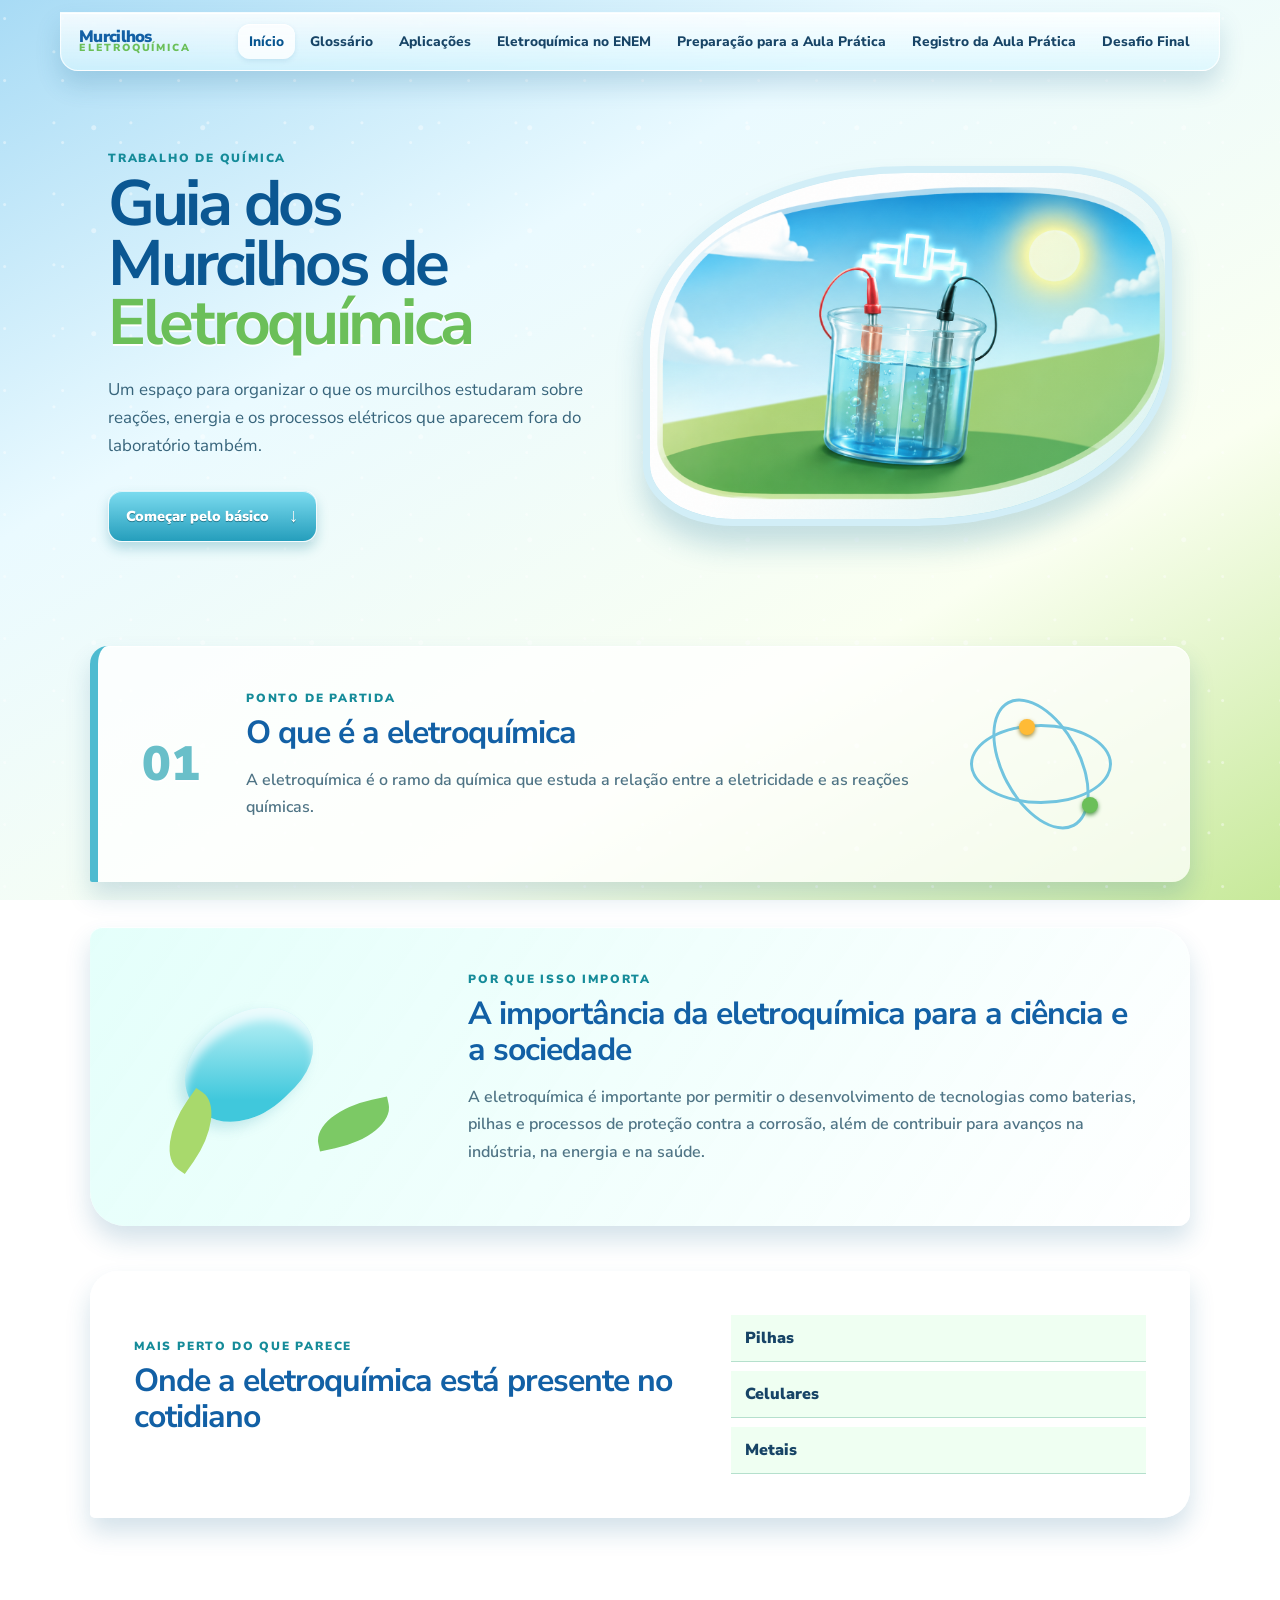
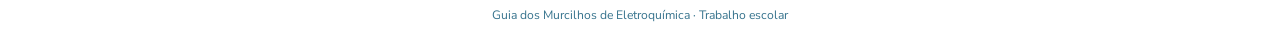
<file: index.html>
<!doctype html>
<html lang="pt-BR">
<head>
  <meta charset="utf-8">
  <meta name="viewport" content="width=device-width, initial-scale=1">
  <meta name="description" content="Guia dos Murcilhos de Eletroquímica">
  <title>Guia dos Murcilhos de Eletroquímica</title>
  <link rel="preconnect" href="https://fonts.googleapis.com">
  <link rel="preconnect" href="https://fonts.gstatic.com" crossorigin>
  <link href="https://fonts.googleapis.com/css2?family=Nunito+Sans:wght@400;600;700;800;900&display=swap" rel="stylesheet">
  <link rel="stylesheet" href="css/style.css">
  <link rel="stylesheet" href="css/imagens.css">
</head>
<body>
  <header class="site-header">
    <a class="wordmark" href="index.html" aria-label="Voltar ao início">Murcilhos<span>eletroquímica</span></a>
    <button class="menu-toggle" type="button" aria-expanded="false" aria-controls="site-nav">Menu</button>
    <nav class="site-nav" id="site-nav" aria-label="Navegação principal">
      <a class="active" href="index.html">Início</a>
      <a href="glossario.html">Glossário</a>
      <a href="aplicacoes.html">Aplicações</a>
      <a href="enem.html">Eletroquímica no ENEM</a>
      <a href="preparacao.html">Preparação para a Aula Prática</a>
      <a href="registro.html">Registro da Aula Prática</a>
      <a href="desafio.html">Desafio Final</a>
    </nav>
  </header>

  <main>
    <section class="hero page-shell">
      <div class="hero-copy">
        <p class="eyebrow">Trabalho de química</p>
        <h1>Guia dos Murcilhos de <span>Eletroquímica</span></h1>
        <p class="intro">Um espaço para organizar o que os murcilhos estudaram sobre reações, energia e os processos elétricos que aparecem fora do laboratório também.</p>
        <a class="glass-button" href="#primeiro-bloco">Começar pelo básico <span aria-hidden="true">↓</span></a>
      </div>
      <div class="hero-visual"><img class="hero-cover" src="assets/capa.png" alt="Ilustração de uma célula eletroquímica com eletrodos conectados"></div>
    </section>

    <section class="home-block definition-block page-shell" id="primeiro-bloco">
      <div class="section-stamp">01</div>
      <div>
        <p class="eyebrow">Ponto de partida</p>
        <h2>O que é a eletroquímica</h2>
        <p class="placeholder">A eletroquímica é o ramo da química que estuda a relação entre a eletricidade e as reações químicas.</p>
      </div>
      <div class="orbital-detail" aria-hidden="true"><span></span><i></i><b></b></div>
    </section>

    <section class="home-block importance-block page-shell">
      <div class="importance-art" aria-hidden="true"><div class="drop"></div><div class="leaf leaf-one"></div><div class="leaf leaf-two"></div></div>
      <div>
        <p class="eyebrow">Por que isso importa</p>
        <h2>A importância da eletroquímica para a ciência e a sociedade</h2>
        <p class="placeholder">A eletroquímica é importante por permitir o desenvolvimento de tecnologias como baterias, pilhas e processos de proteção contra a corrosão, além de contribuir para avanços na indústria, na energia e na saúde.</p>
      </div>
    </section>

    <section class="home-block everyday-block page-shell">
      <div>
        <p class="eyebrow">Mais perto do que parece</p>
        <h2>Onde a eletroquímica está presente no cotidiano</h2>
        <p class="placeholder"></p>
      </div>
      <ul class="mini-list">
        <li>Pilhas <span></span></li>
        <li>Celulares <span></span></li>
        <li>Metais <span></span></li>
      </ul>
    </section>
  </main>

  <footer class="site-footer"><p>Guia dos Murcilhos de Eletroquímica · Trabalho escolar</p></footer>
  <script src="js/main.js"></script>
</body>
</html>
</file>
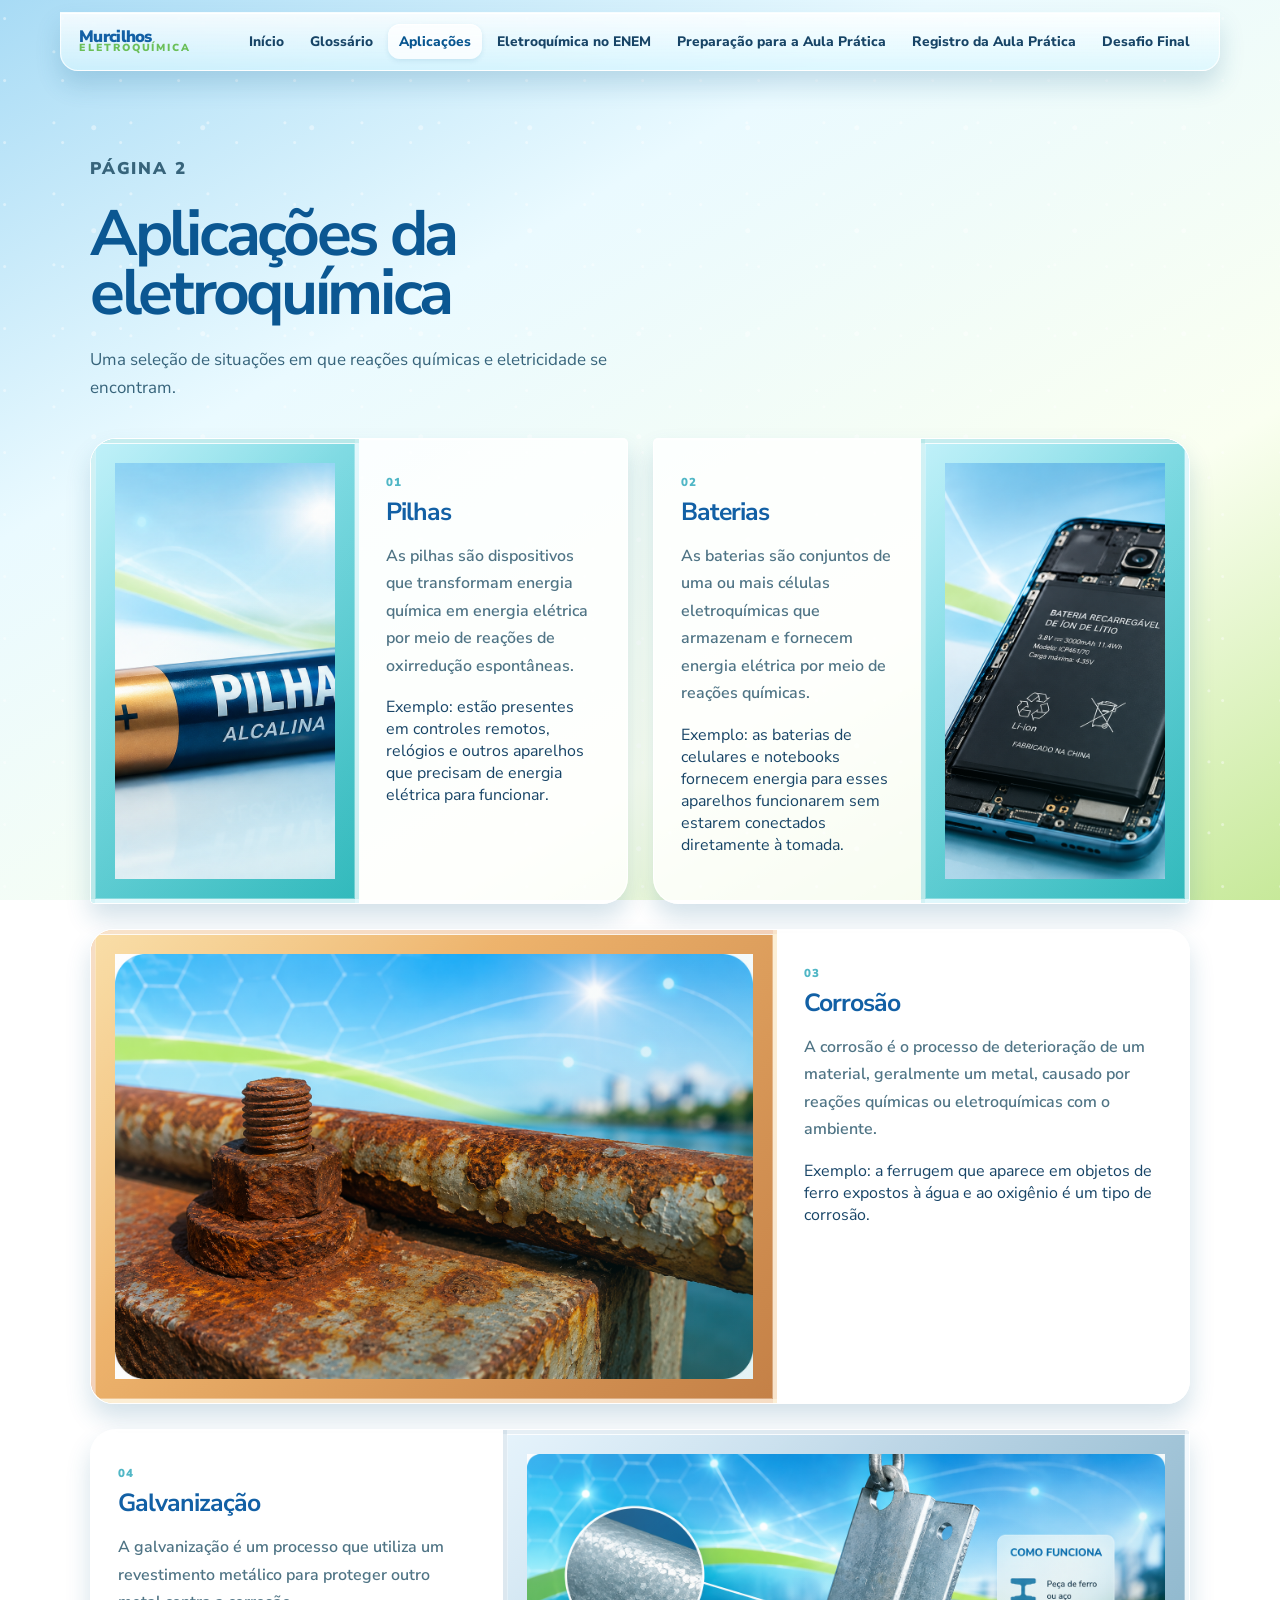
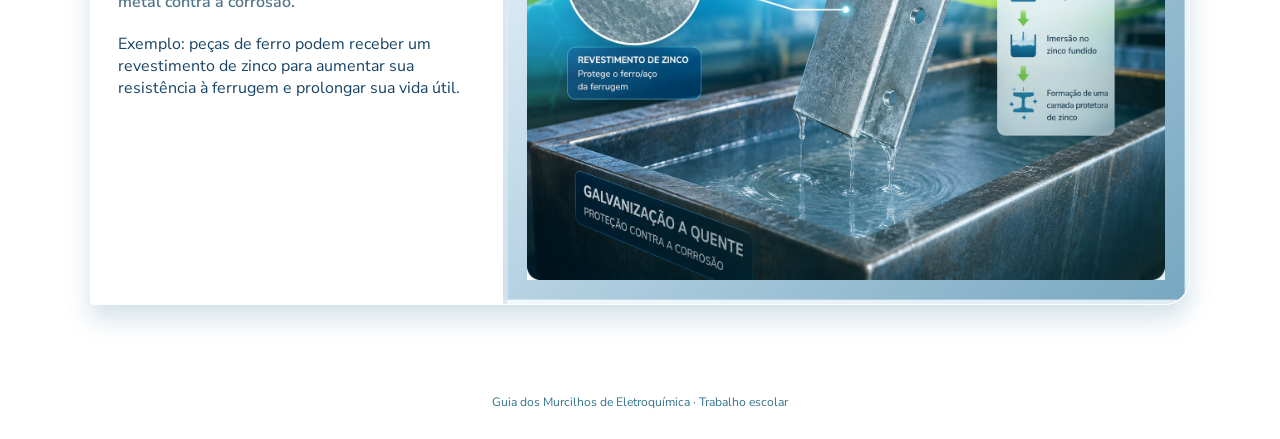
<file: aplicacoes.html>
<!doctype html>
<html lang="pt-BR">
<head>
  <meta charset="utf-8"><meta name="viewport" content="width=device-width, initial-scale=1"><meta name="description" content="Aplicações da eletroquímica"><title>Aplicações | Murcilhos</title>
  <link rel="preconnect" href="https://fonts.googleapis.com"><link rel="preconnect" href="https://fonts.gstatic.com" crossorigin><link href="https://fonts.googleapis.com/css2?family=Nunito+Sans:wght@400;600;700;800;900&display=swap" rel="stylesheet"><link rel="stylesheet" href="css/style.css"><link rel="stylesheet" href="css/imagens.css">
</head>
<body>
  <header class="site-header"><a class="wordmark" href="index.html">Murcilhos<span>eletroquímica</span></a><button class="menu-toggle" type="button" aria-expanded="false" aria-controls="site-nav">Menu</button><nav class="site-nav" id="site-nav" aria-label="Navegação principal"><a href="index.html">Início</a><a href="glossario.html">Glossário</a><a class="active" href="aplicacoes.html">Aplicações</a><a href="enem.html">Eletroquímica no ENEM</a><a href="preparacao.html">Preparação para a Aula Prática</a><a href="registro.html">Registro da Aula Prática</a><a href="desafio.html">Desafio Final</a></nav></header>
  <main class="page-shell inner-page"><div class="page-heading applications-heading"><p class="eyebrow">Página 2</p><h1>Aplicações da eletroquímica</h1><p>Uma seleção de situações em que reações químicas e eletricidade se encontram.</p></div>
    <section class="application-grid">
      <article class="application-card feature-card"><div class="application-image battery-image"><img src="assets/pilha.png" alt="Pilha alcalina ao lado de um controle remoto"></div><div><span class="card-number">01</span><h2>Pilhas</h2><p class="placeholder">As pilhas são dispositivos que transformam energia química em energia elétrica por meio de reações de oxirredução espontâneas.</p><p class="example">Exemplo: estão presentes em controles remotos, relógios e outros aparelhos que precisam de energia elétrica para funcionar.</p></div></article>
      <article class="application-card"><div><span class="card-number">02</span><h2>Baterias</h2><p class="placeholder">As baterias são conjuntos de uma ou mais células eletroquímicas que armazenam e fornecem energia elétrica por meio de reações químicas.</p><p class="example">Exemplo: as baterias de celulares e notebooks fornecem energia para esses aparelhos funcionarem sem estarem conectados diretamente à tomada.</p></div><div class="application-image battery-image"><img src="assets/bateria.png" alt="Bateria recarregável de íon de lítio em um celular"></div></article>
      <article class="application-card corrosion-card"><div class="application-image rust-image"><img src="assets/corrosao.png" alt="Peça metálica com ferrugem causada pela corrosão"></div><div><span class="card-number">03</span><h2>Corrosão</h2><p class="placeholder">A corrosão é o processo de deterioração de um material, geralmente um metal, causado por reações químicas ou eletroquímicas com o ambiente.</p><p class="example">Exemplo: a ferrugem que aparece em objetos de ferro expostos à água e ao oxigênio é um tipo de corrosão.</p></div></article>
      <article class="application-card galvanizing-card"><div><span class="card-number">04</span><h2>Galvanização</h2><p class="placeholder">A galvanização é um processo que utiliza um revestimento metálico para proteger outro metal contra a corrosão.</p><p class="example">Exemplo: peças de ferro podem receber um revestimento de zinco para aumentar sua resistência à ferrugem e prolongar sua vida útil.</p></div><div class="application-image metal-image"><img src="assets/galvanizacao.png" alt="Peça metálica recebendo revestimento de zinco por galvanização"></div></article>
    </section>
  </main><footer class="site-footer"><p>Guia dos Murcilhos de Eletroquímica · Trabalho escolar</p></footer><script src="js/main.js"></script>
</body>
</html>
</file>
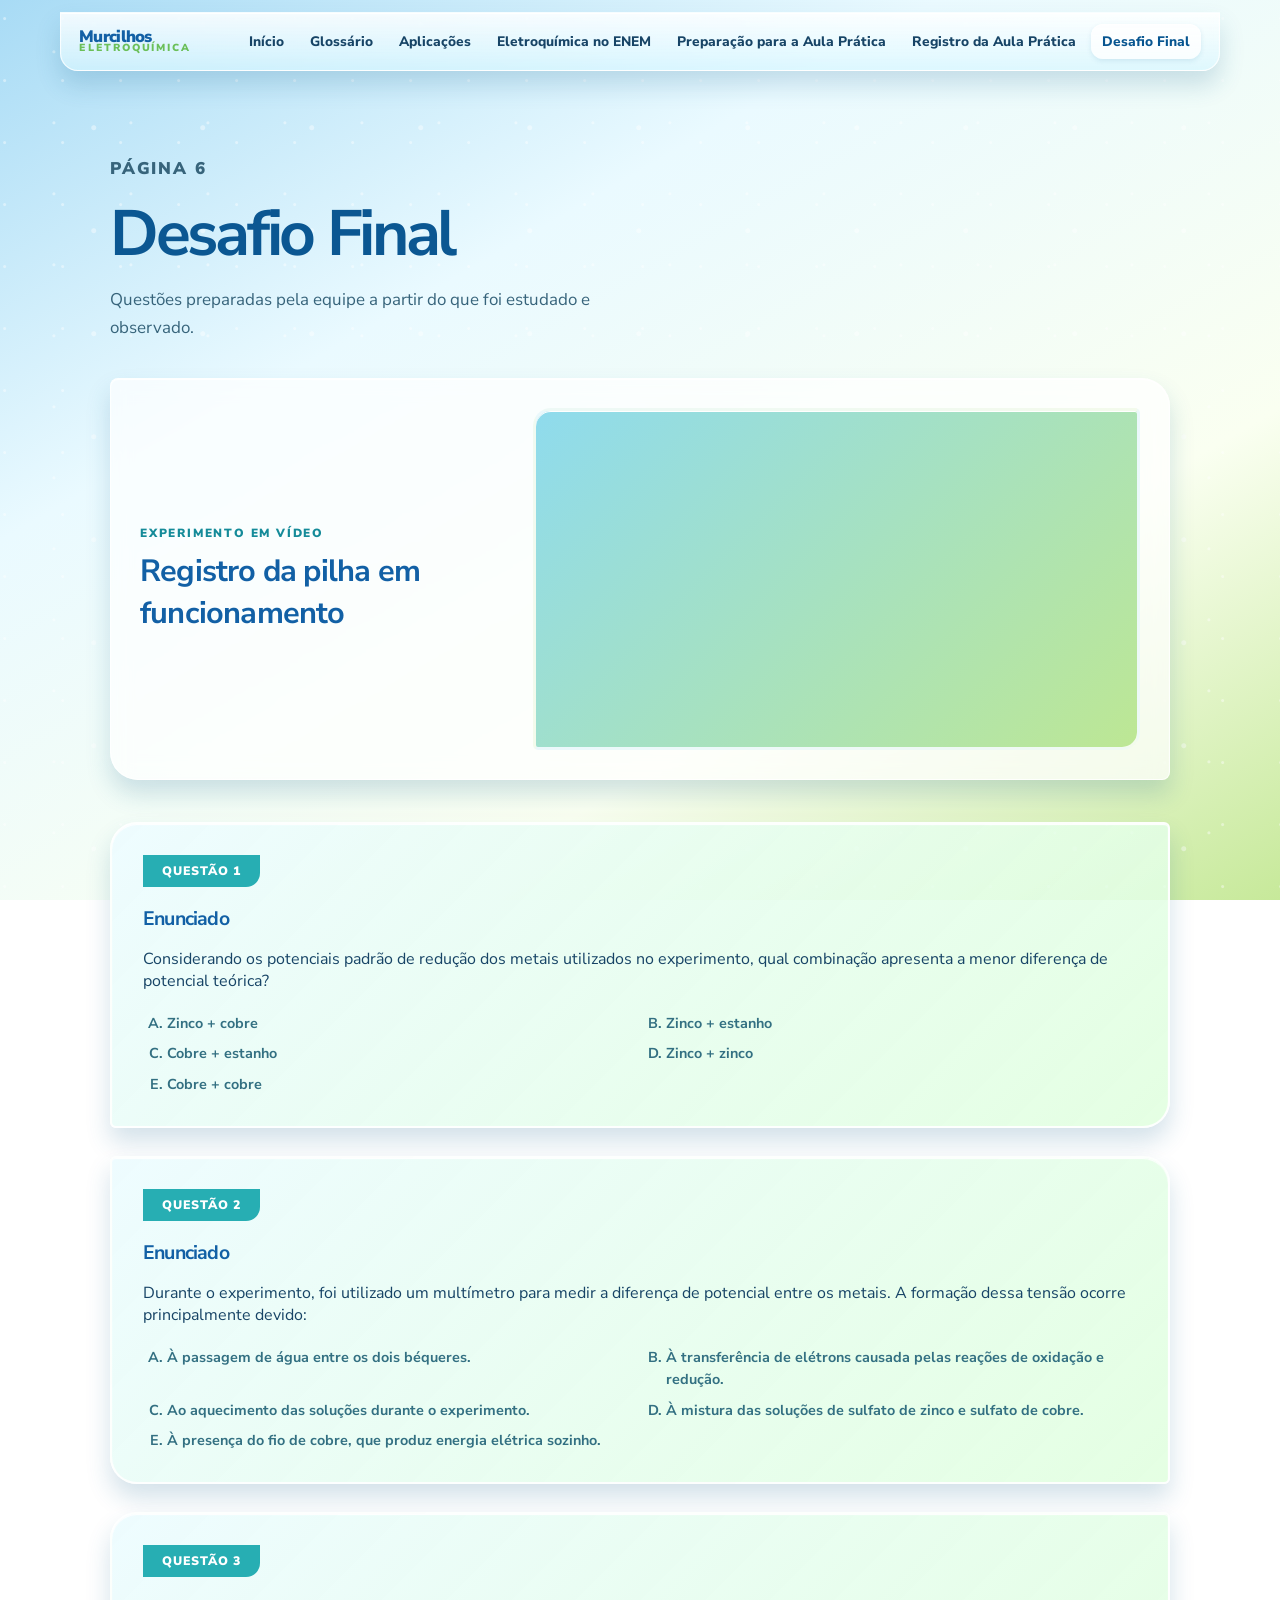
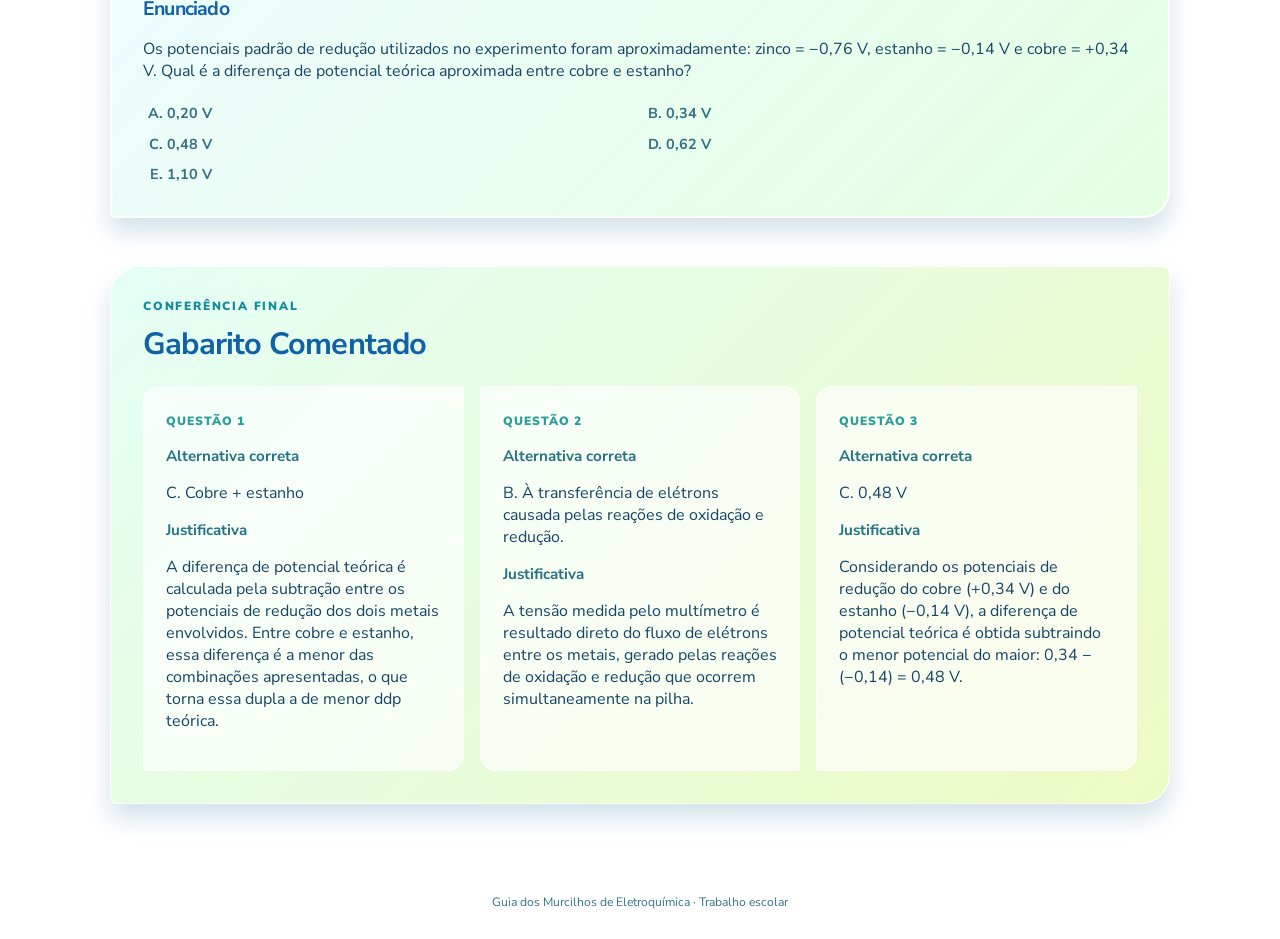
<file: desafio.html>
<!doctype html>
<html lang="pt-BR">
<head>
  <meta charset="utf-8"><meta name="viewport" content="width=device-width, initial-scale=1"><meta name="description" content="Desafio final de eletroquímica"><title>Desafio Final | Murcilhos</title>
  <link rel="preconnect" href="https://fonts.googleapis.com"><link rel="preconnect" href="https://fonts.gstatic.com" crossorigin><link href="https://fonts.googleapis.com/css2?family=Nunito+Sans:wght@400;600;700;800;900&display=swap" rel="stylesheet"><link rel="stylesheet" href="css/style.css"><link rel="stylesheet" href="css/paginas-finais.css">
</head>
<body>
  <header class="site-header"><a class="wordmark" href="index.html">Murcilhos<span>eletroquímica</span></a><button class="menu-toggle" type="button" aria-expanded="false" aria-controls="site-nav">Menu</button><nav class="site-nav" id="site-nav" aria-label="Navegação principal"><a href="index.html">Início</a><a href="glossario.html">Glossário</a><a href="aplicacoes.html">Aplicações</a><a href="enem.html">Eletroquímica no ENEM</a><a href="preparacao.html">Preparação para a Aula Prática</a><a href="registro.html">Registro da Aula Prática</a><a class="active" href="desafio.html">Desafio Final</a></nav></header>
  <main class="page-shell inner-page final-page">
    <div class="page-heading"><p class="eyebrow">Página 6</p><h1>Desafio Final</h1><p>Questões preparadas pela equipe a partir do que foi estudado e observado.</p></div>
    <section class="video-section glass-panel"><div><p class="eyebrow">Experimento em vídeo</p><h2>Registro da pilha em funcionamento</h2></div><!-- COPIA O LINK DO GOOGLE DRIVE, APAGA "view?usp=sharing" E DEIXA NO FINAL /PREVIEW --><div class="video-frame"><iframe title="Vídeo do experimento" src="https://drive.google.com/file/d/1XXbCDc4xqXqMKhquLJsYRCRV4SAap5m_/preview" allowfullscreen></iframe></div></section>
    <section class="challenge-list" aria-label="Questões do desafio final">
      <article class="challenge-card"><div class="question-tab">Questão 1</div><h2>Enunciado</h2><p>Considerando os potenciais padrão de redução dos metais utilizados no experimento, qual combinação apresenta a menor diferença de potencial teórica?</p><ol class="alternatives" type="A"><li>Zinco + cobre</li><li>Zinco + estanho</li><li>Cobre + estanho</li><li>Zinco + zinco</li><li>Cobre + cobre</li></ol></article>
      <article class="challenge-card"><div class="question-tab">Questão 2</div><h2>Enunciado</h2><p>Durante o experimento, foi utilizado um multímetro para medir a diferença de potencial entre os metais. A formação dessa tensão ocorre principalmente devido:</p><ol class="alternatives" type="A"><li>À passagem de água entre os dois béqueres.</li><li>À transferência de elétrons causada pelas reações de oxidação e redução.</li><li>Ao aquecimento das soluções durante o experimento.</li><li>À mistura das soluções de sulfato de zinco e sulfato de cobre.</li><li>À presença do fio de cobre, que produz energia elétrica sozinho.</li></ol></article>
      <article class="challenge-card"><div class="question-tab">Questão 3</div><h2>Enunciado</h2><p>Os potenciais padrão de redução utilizados no experimento foram aproximadamente: zinco = −0,76 V, estanho = −0,14 V e cobre = +0,34 V. Qual é a diferença de potencial teórica aproximada entre cobre e estanho?</p><ol class="alternatives" type="A"><li>0,20 V</li><li>0,34 V</li><li>0,48 V</li><li>0,62 V</li><li>1,10 V</li></ol></article>
    </section>
    <section class="answer-key"><div class="answer-key-title"><p class="eyebrow">Conferência final</p><h2>Gabarito Comentado</h2></div><div class="key-grid"><article><span>Questão 1</span><h3>Alternativa correta</h3><p>C. Cobre + estanho</p><h3>Justificativa</h3><p>A diferença de potencial teórica é calculada pela subtração entre os potenciais de redução dos dois metais envolvidos. Entre cobre e estanho, essa diferença é a menor das combinações apresentadas, o que torna essa dupla a de menor ddp teórica.</p></article><article><span>Questão 2</span><h3>Alternativa correta</h3><p>B. À transferência de elétrons causada pelas reações de oxidação e redução.</p><h3>Justificativa</h3><p>A tensão medida pelo multímetro é resultado direto do fluxo de elétrons entre os metais, gerado pelas reações de oxidação e redução que ocorrem simultaneamente na pilha.</p></article><article><span>Questão 3</span><h3>Alternativa correta</h3><p>C. 0,48 V</p><h3>Justificativa</h3><p>Considerando os potenciais de redução do cobre (+0,34 V) e do estanho (−0,14 V), a diferença de potencial teórica é obtida subtraindo o menor potencial do maior: 0,34 − (−0,14) = 0,48 V.</p></article></div></section>
  </main><footer class="site-footer"><p>Guia dos Murcilhos de Eletroquímica · Trabalho escolar</p></footer><script src="js/main.js"></script>
</body></html>
</file>
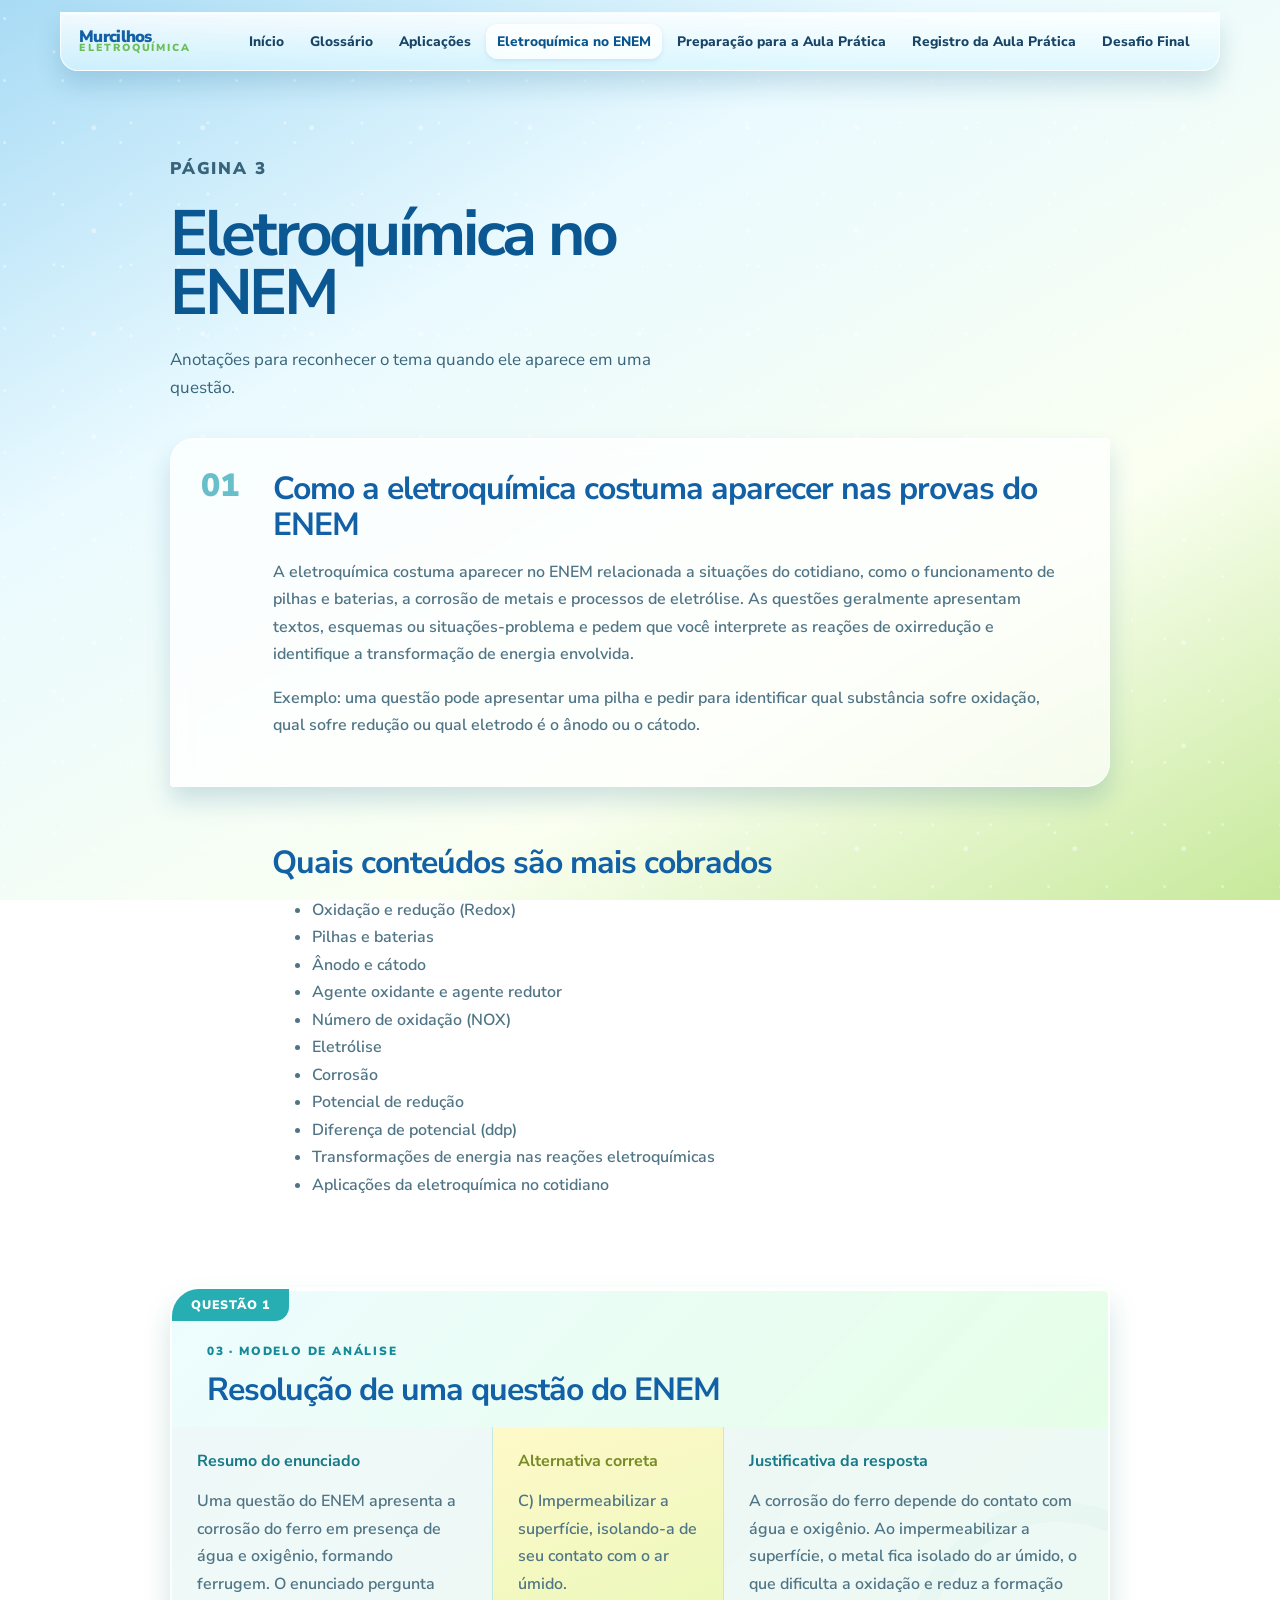
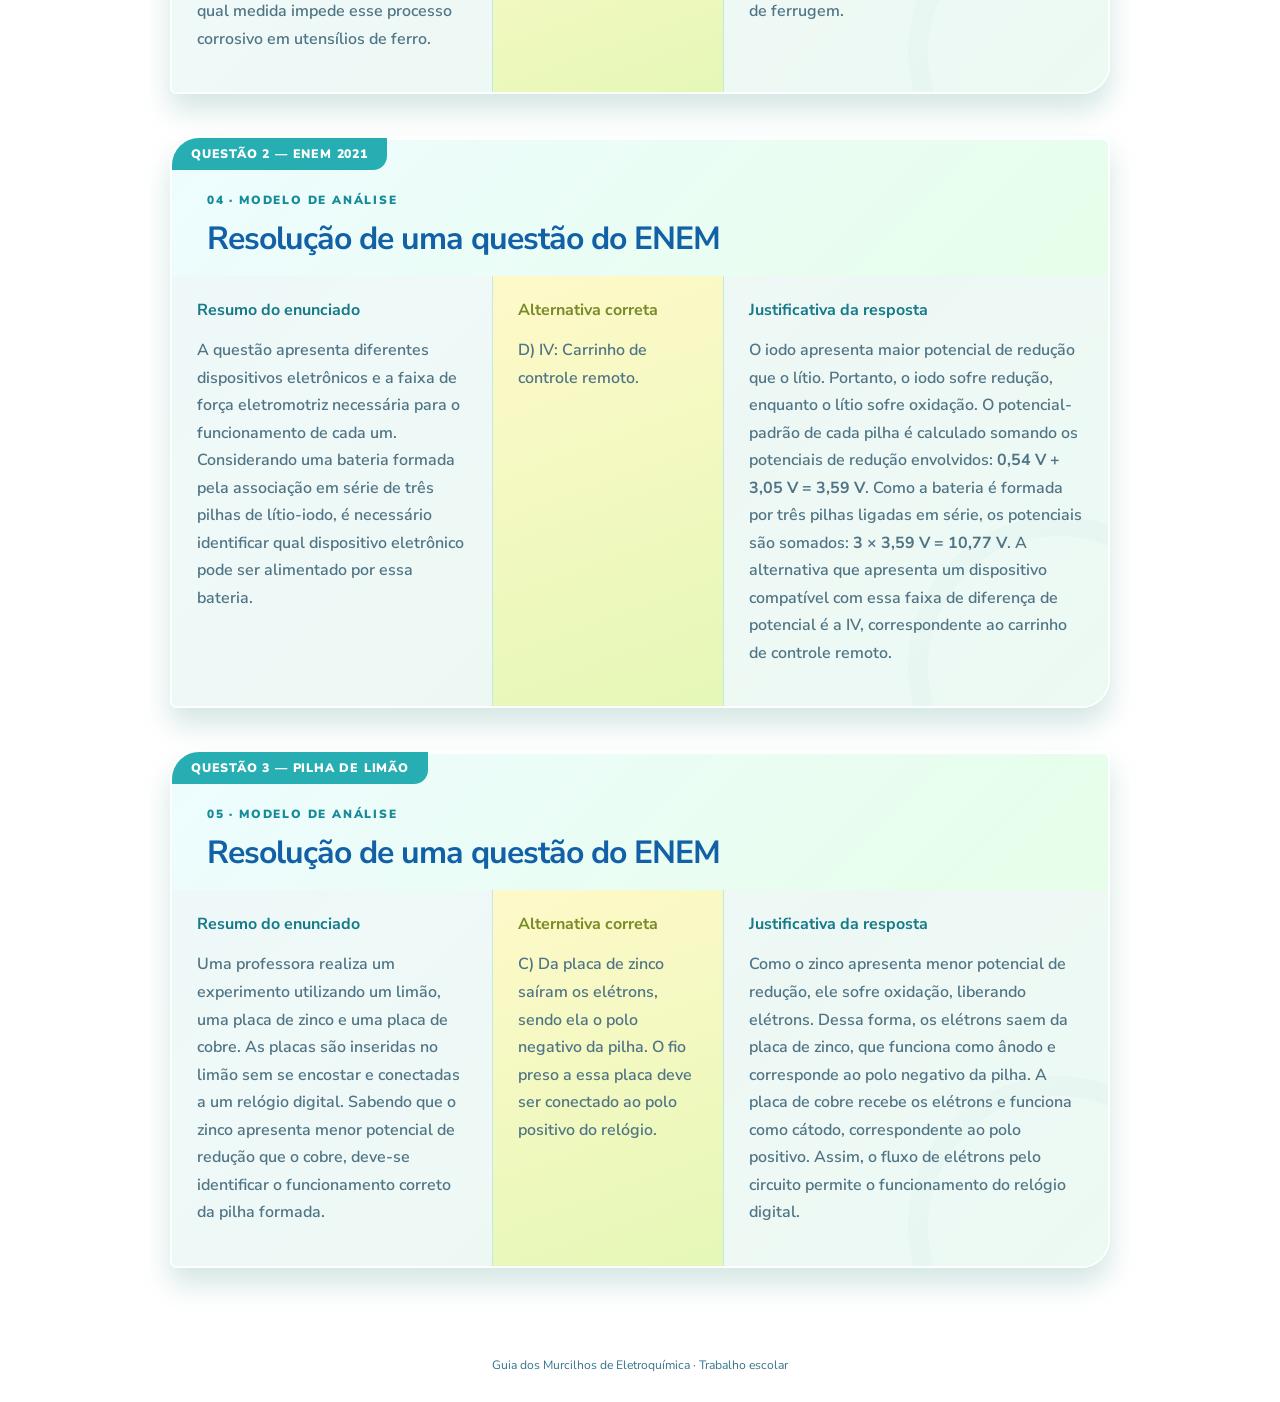
<file: enem.html>
<!doctype html>
<html lang="pt-BR">
<head>
  <meta charset="utf-8"><meta name="viewport" content="width=device-width, initial-scale=1"><meta name="description" content="Eletroquímica no ENEM"><title>Eletroquímica no ENEM | Murcilhos</title>
  <link rel="preconnect" href="https://fonts.googleapis.com"><link rel="preconnect" href="https://fonts.gstatic.com" crossorigin><link href="https://fonts.googleapis.com/css2?family=Nunito+Sans:wght@400;600;700;800;900&display=swap" rel="stylesheet"><link rel="stylesheet" href="css/style.css">
</head>
<body>
  <header class="site-header"><a class="wordmark" href="index.html">Murcilhos<span>eletroquímica</span></a><button class="menu-toggle" type="button" aria-expanded="false" aria-controls="site-nav">Menu</button><nav class="site-nav" id="site-nav" aria-label="Navegação principal"><a href="index.html">Início</a><a href="glossario.html">Glossário</a><a href="aplicacoes.html">Aplicações</a><a class="active" href="enem.html">Eletroquímica no ENEM</a><a href="preparacao.html">Preparação para a Aula Prática</a><a href="registro.html">Registro da Aula Prática</a><a href="desafio.html">Desafio Final</a></nav></header>
  <main class="page-shell inner-page enem-page"><div class="page-heading"><p class="eyebrow">Página 3</p><h1>Eletroquímica no ENEM</h1><p>Anotações para reconhecer o tema quando ele aparece em uma questão.</p></div>
    <section class="exam-section glass-panel"><span class="section-stamp">01</span><h2>Como a eletroquímica costuma aparecer nas provas do ENEM</h2><p class="placeholder">A eletroquímica costuma aparecer no ENEM relacionada a situações do cotidiano, como o funcionamento de pilhas e baterias, a corrosão de metais e processos de eletrólise. As questões geralmente apresentam textos, esquemas ou situações-problema e pedem que você interprete as reações de oxirredução e identifique a transformação de energia envolvida.</p><p class="placeholder">Exemplo: uma questão pode apresentar uma pilha e pedir para identificar qual substância sofre oxidação, qual sofre redução ou qual eletrodo é o ânodo ou o cátodo.</p></section>
    <section class="exam-section content-map"><div><h2>Quais conteúdos são mais cobrados</h2><ul class="placeholder"><li>Oxidação e redução (Redox)</li><li>Pilhas e baterias</li><li>Ânodo e cátodo</li><li>Agente oxidante e agente redutor</li><li>Número de oxidação (NOX)</li><li>Eletrólise</li><li>Corrosão</li><li>Potencial de redução</li><li>Diferença de potencial (ddp)</li><li>Transformações de energia nas reações eletroquímicas</li><li>Aplicações da eletroquímica no cotidiano</li></ul></div></section>
    <section class="solved-question"><div class="question-tab">Questão 1</div><div class="question-head"><p class="eyebrow">03 · Modelo de análise</p><h2>Resolução de uma questão do ENEM</h2></div><div class="answer-grid"><section><h3>Resumo do enunciado</h3><p class="placeholder">Uma questão do ENEM apresenta a corrosão do ferro em presença de água e oxigênio, formando ferrugem. O enunciado pergunta qual medida impede esse processo corrosivo em utensílios de ferro.</p></section><section class="correct-answer"><h3>Alternativa correta</h3><p class="placeholder">C) Impermeabilizar a superfície, isolando-a de seu contato com o ar úmido.</p></section><section><h3>Justificativa da resposta</h3><p class="placeholder">A corrosão do ferro depende do contato com água e oxigênio. Ao impermeabilizar a superfície, o metal fica isolado do ar úmido, o que dificulta a oxidação e reduz a formação de ferrugem.</p></section></div></section>
    <section class="solved-question"><div class="question-tab">Questão 2 — ENEM 2021</div><div class="question-head"><p class="eyebrow">04 · Modelo de análise</p><h2>Resolução de uma questão do ENEM</h2></div><div class="answer-grid"><section><h3>Resumo do enunciado</h3><p class="placeholder">A questão apresenta diferentes dispositivos eletrônicos e a faixa de força eletromotriz necessária para o funcionamento de cada um. Considerando uma bateria formada pela associação em série de três pilhas de lítio-iodo, é necessário identificar qual dispositivo eletrônico pode ser alimentado por essa bateria.</p></section><section class="correct-answer"><h3>Alternativa correta</h3><p class="placeholder">D) IV: Carrinho de controle remoto.</p></section><section><h3>Justificativa da resposta</h3><p class="placeholder">O iodo apresenta maior potencial de redução que o lítio. Portanto, o iodo sofre redução, enquanto o lítio sofre oxidação. O potencial-padrão de cada pilha é calculado somando os potenciais de redução envolvidos: <strong>0,54 V + 3,05 V = 3,59 V</strong>. Como a bateria é formada por três pilhas ligadas em série, os potenciais são somados: <strong>3 × 3,59 V = 10,77 V</strong>. A alternativa que apresenta um dispositivo compatível com essa faixa de diferença de potencial é a IV, correspondente ao carrinho de controle remoto.</p></section></div></section>
    <section class="solved-question"><div class="question-tab">Questão 3 — Pilha de limão</div><div class="question-head"><p class="eyebrow">05 · Modelo de análise</p><h2>Resolução de uma questão do ENEM</h2></div><div class="answer-grid"><section><h3>Resumo do enunciado</h3><p class="placeholder">Uma professora realiza um experimento utilizando um limão, uma placa de zinco e uma placa de cobre. As placas são inseridas no limão sem se encostar e conectadas a um relógio digital. Sabendo que o zinco apresenta menor potencial de redução que o cobre, deve-se identificar o funcionamento correto da pilha formada.</p></section><section class="correct-answer"><h3>Alternativa correta</h3><p class="placeholder">C) Da placa de zinco saíram os elétrons, sendo ela o polo negativo da pilha. O fio preso a essa placa deve ser conectado ao polo positivo do relógio.</p></section><section><h3>Justificativa da resposta</h3><p class="placeholder">Como o zinco apresenta menor potencial de redução, ele sofre oxidação, liberando elétrons. Dessa forma, os elétrons saem da placa de zinco, que funciona como ânodo e corresponde ao polo negativo da pilha. A placa de cobre recebe os elétrons e funciona como cátodo, correspondente ao polo positivo. Assim, o fluxo de elétrons pelo circuito permite o funcionamento do relógio digital.</p></section></div></section>
  </main><footer class="site-footer"><p>Guia dos Murcilhos de Eletroquímica · Trabalho escolar</p></footer><script src="js/main.js"></script>
</body>
</html>
</file>
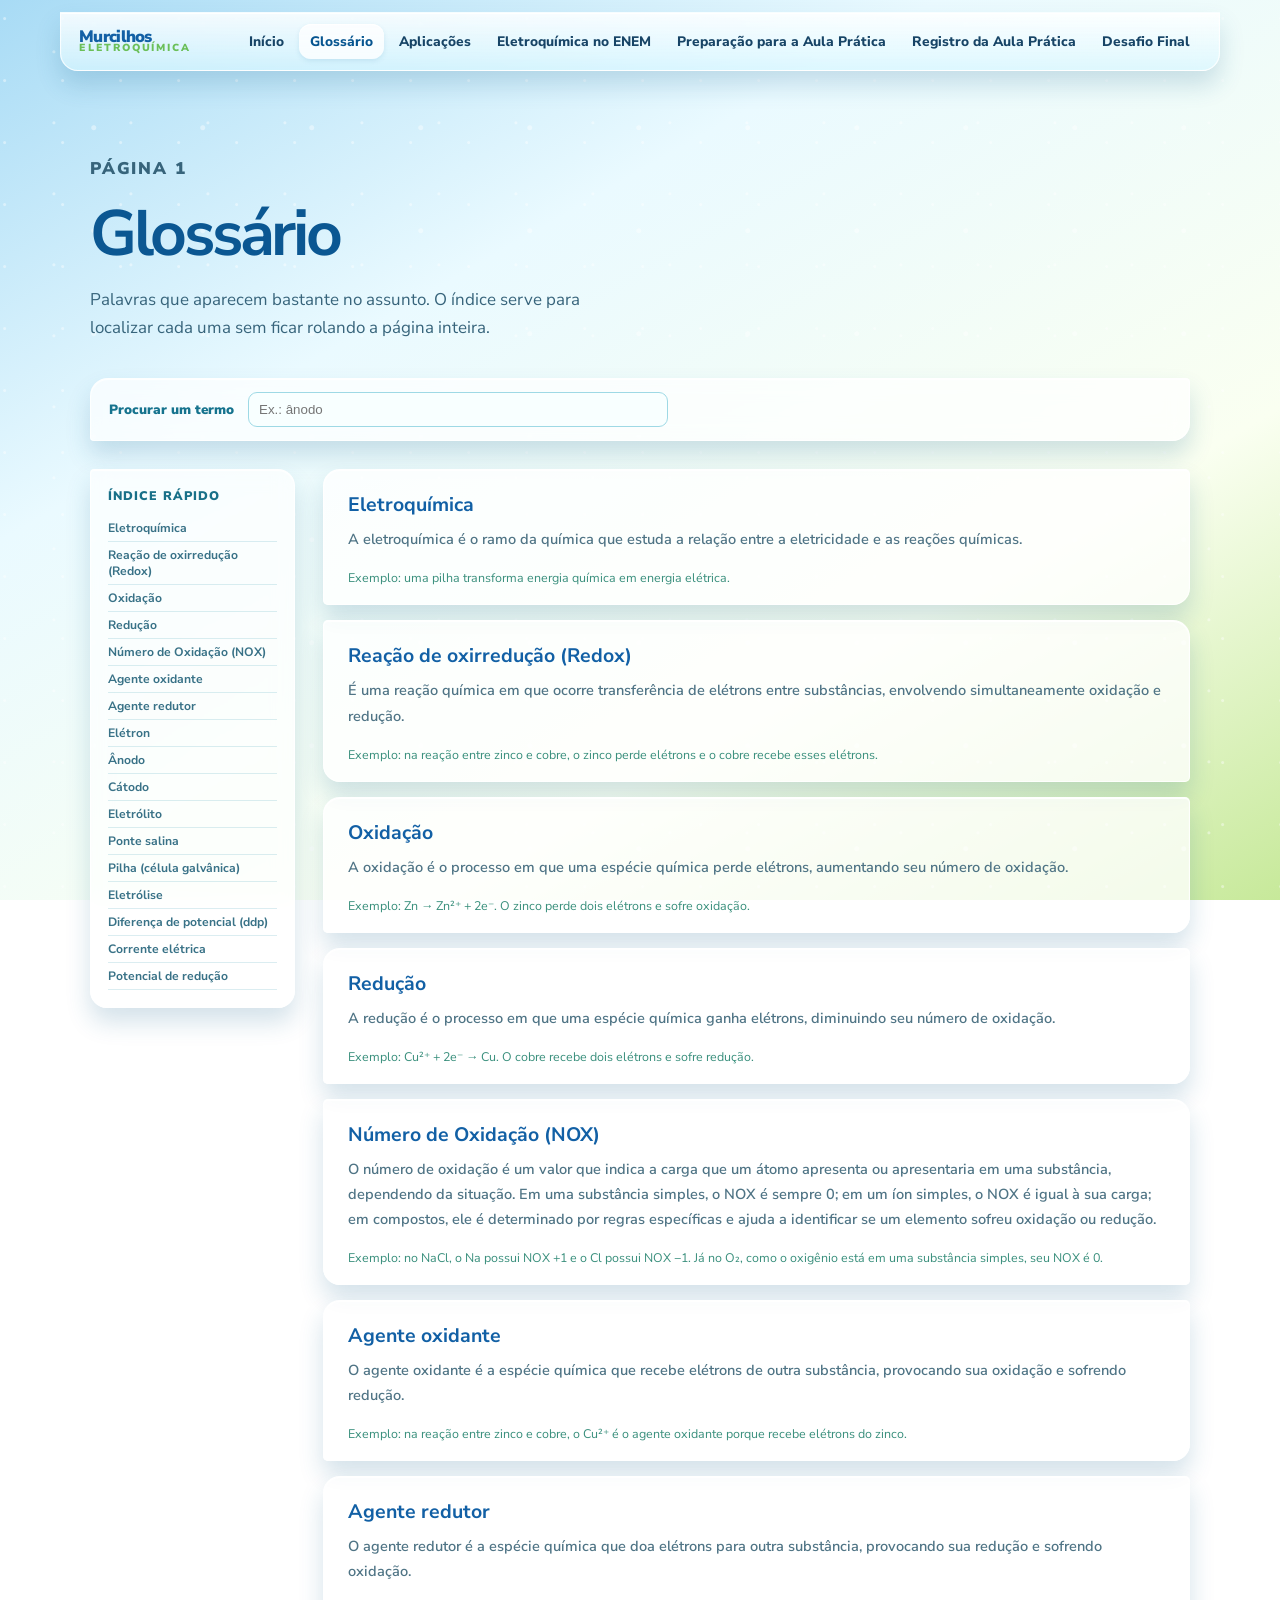
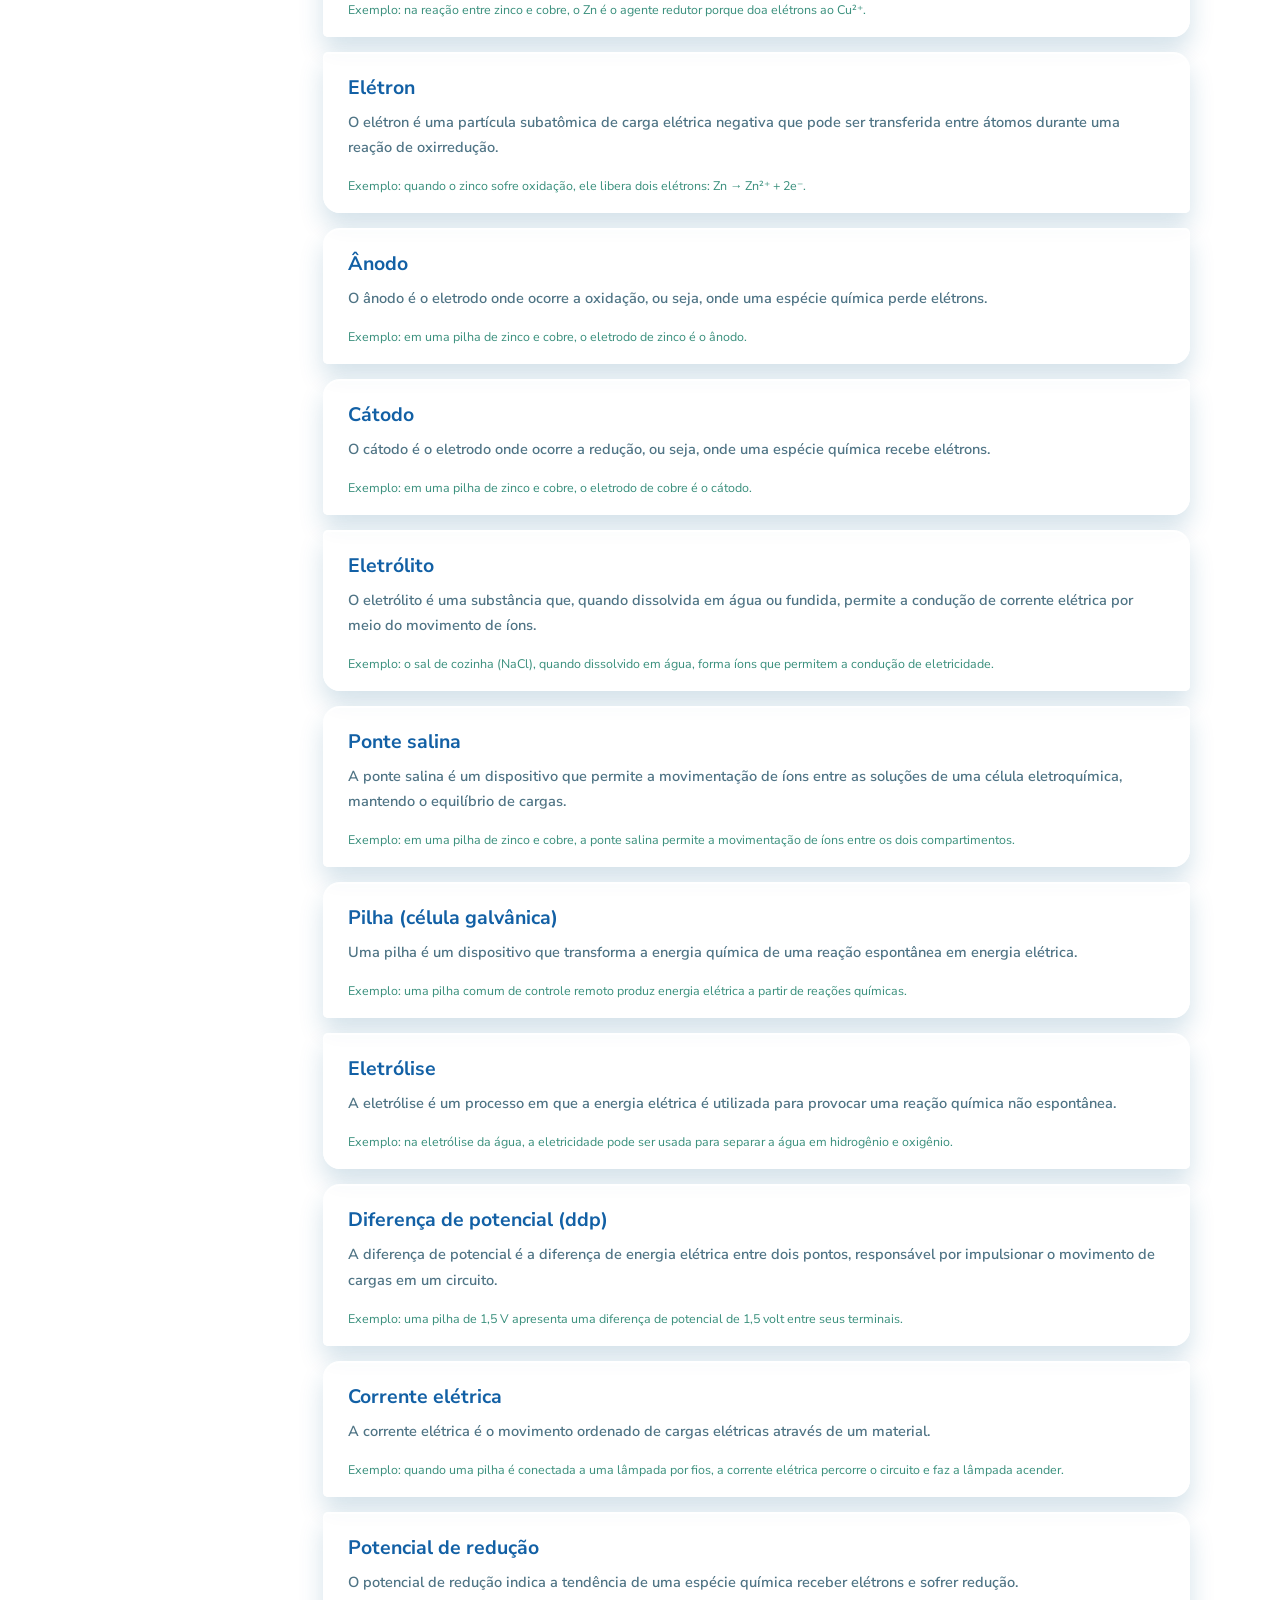
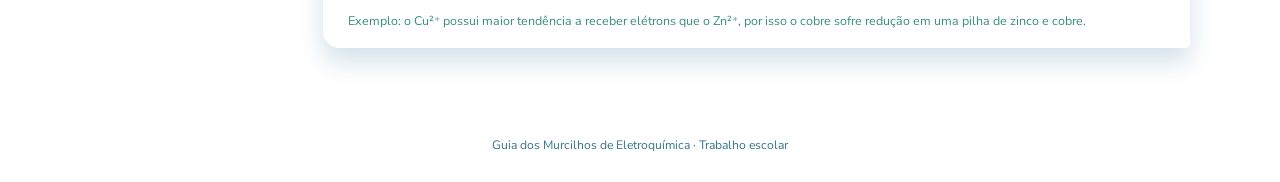
<file: glossario.html>
<!doctype html>
<html lang="pt-BR">
<head>
  <meta charset="utf-8"><meta name="viewport" content="width=device-width, initial-scale=1">
  <meta name="description" content="Glossário de eletroquímica"><title>Glossário | Murcilhos</title>
  <link rel="preconnect" href="https://fonts.googleapis.com"><link rel="preconnect" href="https://fonts.gstatic.com" crossorigin>
  <link href="https://fonts.googleapis.com/css2?family=Nunito+Sans:wght@400;600;700;800;900&display=swap" rel="stylesheet"><link rel="stylesheet" href="css/style.css">
</head>
<body>
  <header class="site-header"><a class="wordmark" href="index.html">Murcilhos<span>eletroquímica</span></a><button class="menu-toggle" type="button" aria-expanded="false" aria-controls="site-nav">Menu</button><nav class="site-nav" id="site-nav" aria-label="Navegação principal"><a href="index.html">Início</a><a class="active" href="glossario.html">Glossário</a><a href="aplicacoes.html">Aplicações</a><a href="enem.html">Eletroquímica no ENEM</a><a href="preparacao.html">Preparação para a Aula Prática</a><a href="registro.html">Registro da Aula Prática</a><a href="desafio.html">Desafio Final</a></nav></header>
  <main class="page-shell inner-page">
    <div class="page-heading"><p class="eyebrow">Página 1</p><h1>Glossário</h1><p>Palavras que aparecem bastante no assunto. O índice serve para localizar cada uma sem ficar rolando a página inteira.</p></div>
    <div class="glossary-tools glass-panel"><label for="term-search">Procurar um termo</label><input id="term-search" type="search" placeholder="Ex.: ânodo" autocomplete="off"><p id="search-status" aria-live="polite"></p></div>
    <div class="glossary-layout"><aside class="term-index glass-panel" aria-label="Índice de termos"><p>Índice rápido</p><div id="term-links"></div></aside><section class="term-list" id="term-list"></section></div>
  </main>
  <footer class="site-footer"><p>Guia dos Murcilhos de Eletroquímica · Trabalho escolar</p></footer><script src="js/main.js"></script>
</body>
</html>
</file>
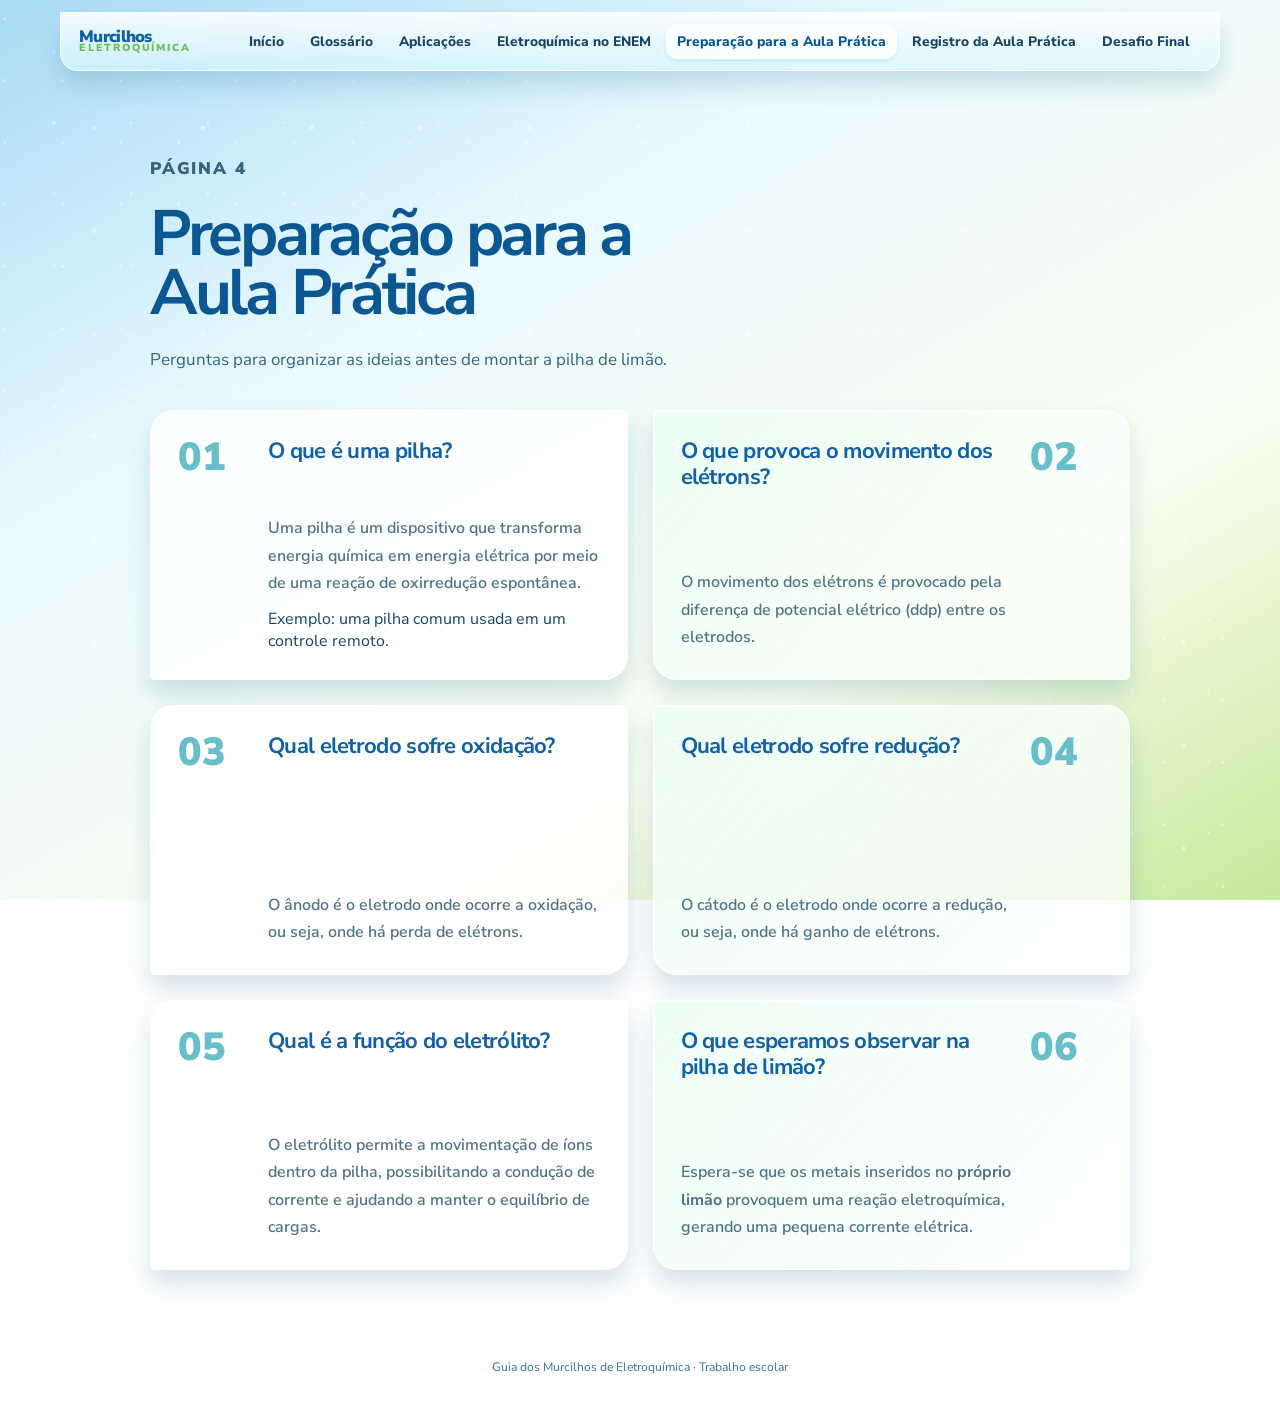
<file: preparacao.html>
<!doctype html>
<html lang="pt-BR">
<head>
  <meta charset="utf-8"><meta name="viewport" content="width=device-width, initial-scale=1"><meta name="description" content="Preparação para a aula prática de eletroquímica"><title>Preparação para a Aula Prática | Murcilhos</title>
  <link rel="preconnect" href="https://fonts.googleapis.com"><link rel="preconnect" href="https://fonts.gstatic.com" crossorigin><link href="https://fonts.googleapis.com/css2?family=Nunito+Sans:wght@400;600;700;800;900&display=swap" rel="stylesheet"><link rel="stylesheet" href="css/style.css"><link rel="stylesheet" href="css/preparacao.css"><link rel="stylesheet" href="css/preparacao-ajustes.css">
</head>
<body>
  <header class="site-header"><a class="wordmark" href="index.html">Murcilhos<span>eletroquímica</span></a><button class="menu-toggle" type="button" aria-expanded="false" aria-controls="site-nav">Menu</button><nav class="site-nav" id="site-nav" aria-label="Navegação principal"><a href="index.html">Início</a><a href="glossario.html">Glossário</a><a href="aplicacoes.html">Aplicações</a><a href="enem.html">Eletroquímica no ENEM</a><a class="active" href="preparacao.html">Preparação para a Aula Prática</a><a href="registro.html">Registro da Aula Prática</a><a href="desafio.html">Desafio Final</a></nav></header>
  <main class="page-shell inner-page preparation-page">
    <div class="page-heading"><p class="eyebrow">Página 4</p><h1>Preparação para a Aula Prática</h1><p>Perguntas para organizar as ideias antes de montar a pilha de limão.</p></div>
    <section class="preparation-list" aria-label="Perguntas de preparação">
      <article class="prep-card"><span class="section-stamp">01</span><div><h2>O que é uma pilha?</h2><p class="placeholder">Uma pilha é um dispositivo que transforma energia química em energia elétrica por meio de uma reação de oxirredução espontânea.</p><p class="example">Exemplo: uma pilha comum usada em um controle remoto.</p></div></article>
      <article class="prep-card"><div><h2>O que provoca o movimento dos elétrons?</h2><p class="placeholder">O movimento dos elétrons é provocado pela diferença de potencial elétrico (ddp) entre os eletrodos.</p></div><span class="section-stamp">02</span></article>
      <article class="prep-card"><span class="section-stamp">03</span><div><h2>Qual eletrodo sofre oxidação?</h2><p class="placeholder">O ânodo é o eletrodo onde ocorre a oxidação, ou seja, onde há perda de elétrons.</p></div></article>
      <article class="prep-card"><div><h2>Qual eletrodo sofre redução?</h2><p class="placeholder">O cátodo é o eletrodo onde ocorre a redução, ou seja, onde há ganho de elétrons.</p></div><span class="section-stamp">04</span></article>
      <article class="prep-card"><span class="section-stamp">05</span><div><h2>Qual é a função do eletrólito?</h2><p class="placeholder">O eletrólito permite a movimentação de íons dentro da pilha, possibilitando a condução de corrente e ajudando a manter o equilíbrio de cargas.</p></div></article>
      <article class="prep-card"><div><h2>O que esperamos observar na pilha de limão?</h2><p class="placeholder">Espera-se que os metais inseridos no <strong>próprio limão</strong> provoquem uma reação eletroquímica, gerando uma pequena corrente elétrica.</p></div><span class="section-stamp">06</span></article>
    </section>
  </main>
  <footer class="site-footer"><p>Guia dos Murcilhos de Eletroquímica · Trabalho escolar</p></footer><script src="js/main.js"></script>
</body>
</html>
</file>
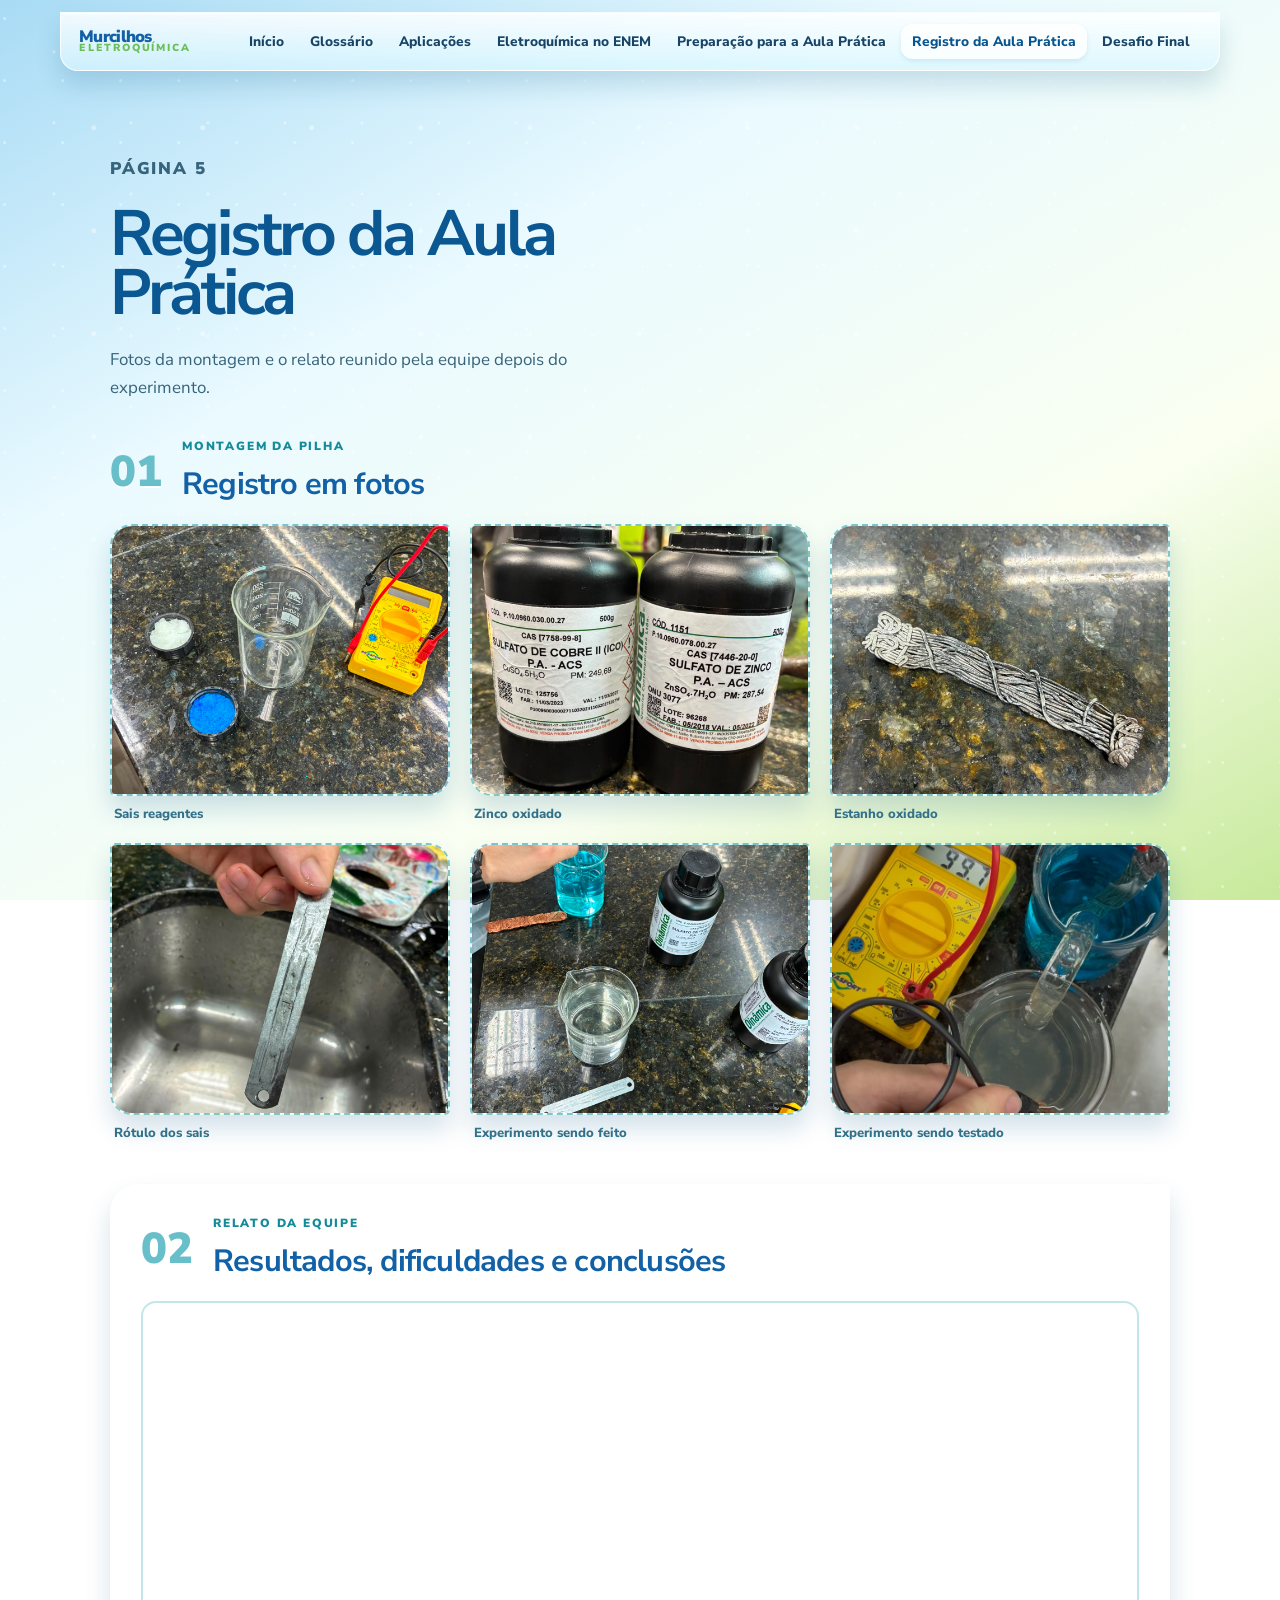
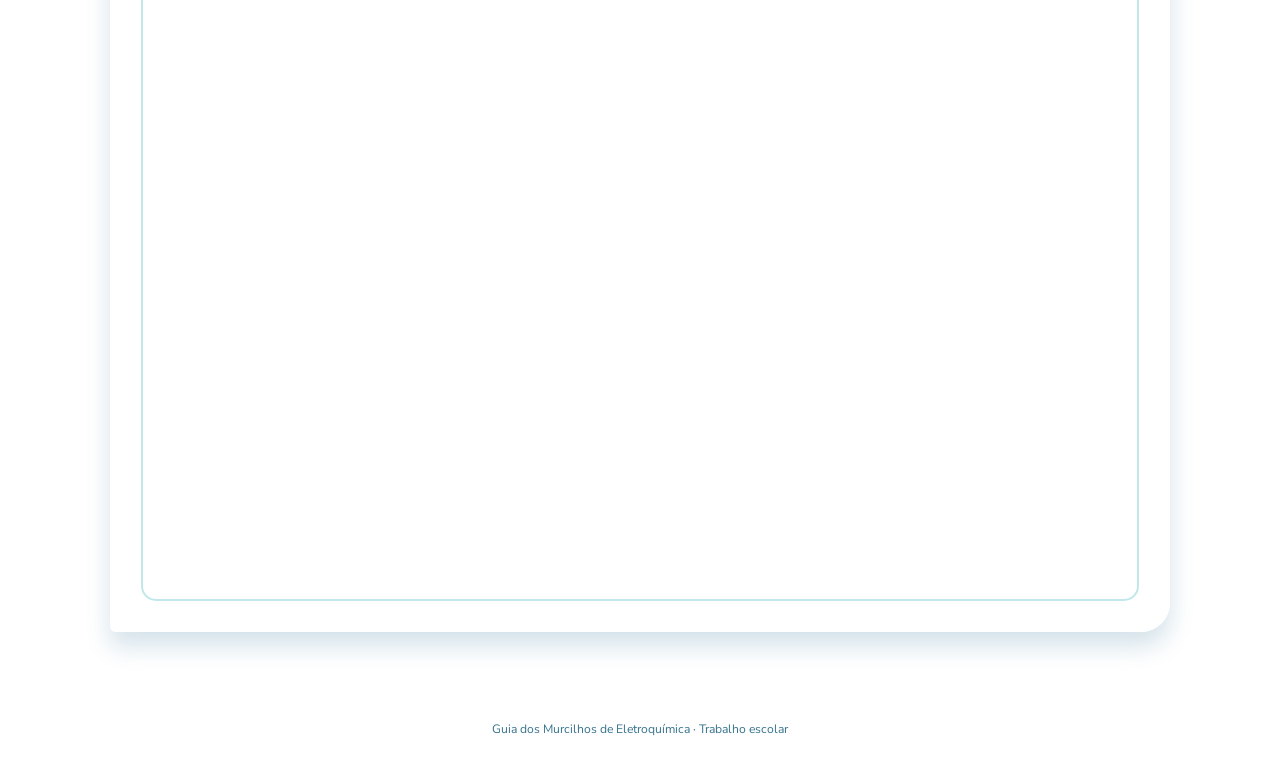
<file: registro.html>
<!doctype html>
<html lang="pt-BR">
<head>
  <meta charset="utf-8"><meta name="viewport" content="width=device-width, initial-scale=1"><meta name="description" content="Registro da aula prática de eletroquímica"><title>Registro da Aula Prática | Murcilhos</title>
  <link rel="preconnect" href="https://fonts.googleapis.com"><link rel="preconnect" href="https://fonts.gstatic.com" crossorigin><link href="https://fonts.googleapis.com/css2?family=Nunito+Sans:wght@400;600;700;800;900&display=swap" rel="stylesheet"><link rel="stylesheet" href="css/style.css"><link rel="stylesheet" href="css/paginas-finais.css">
</head>
<body>
  <header class="site-header"><a class="wordmark" href="index.html">Murcilhos<span>eletroquímica</span></a><button class="menu-toggle" type="button" aria-expanded="false" aria-controls="site-nav">Menu</button><nav class="site-nav" id="site-nav" aria-label="Navegação principal"><a href="index.html">Início</a><a href="glossario.html">Glossário</a><a href="aplicacoes.html">Aplicações</a><a href="enem.html">Eletroquímica no ENEM</a><a href="preparacao.html">Preparação para a Aula Prática</a><a class="active" href="registro.html">Registro da Aula Prática</a><a href="desafio.html">Desafio Final</a></nav></header>
  <main class="page-shell inner-page final-page">
    <div class="page-heading"><p class="eyebrow">Página 5</p><h1>Registro da Aula Prática</h1><p>Fotos da montagem e o relato reunido pela equipe depois do experimento.</p></div>
    <section class="photo-section"><div class="section-label"><span class="section-stamp">01</span><div><p class="eyebrow">Montagem da pilha</p><h2>Registro em fotos</h2></div></div><div class="photo-grid">
      <figure class="photo-card"><div class="photo-placeholder"><img src="assets/foto1.jpg" alt="Sais reagentes" onerror="this.style.display='none'"><span></span></div><figcaption>Sais reagentes</figcaption></figure>
      <figure class="photo-card"><div class="photo-placeholder"><img src="assets/foto2.jpg" alt="Zinco oxidado" onerror="this.style.display='none'"><span></span></div><figcaption>Zinco oxidado</figcaption></figure>
      <figure class="photo-card"><div class="photo-placeholder"><img src="assets/foto3.jpg" alt="Estanho oxidado" onerror="this.style.display='none'"><span></span></div><figcaption>Estanho oxidado</figcaption></figure>
      <figure class="photo-card"><div class="photo-placeholder"><img src="assets/foto4.jpg" alt="Rótulo dos sais" onerror="this.style.display='none'"><span></span></div><figcaption>Rótulo dos sais</figcaption></figure>
      <figure class="photo-card"><div class="photo-placeholder"><img src="assets/foto5.jpg" alt="Experimento sendo feito" onerror="this.style.display='none'"><span></span></div><figcaption>Experimento sendo feito</figcaption></figure>
      <figure class="photo-card"><div class="photo-placeholder"><img src="assets/foto6.jpg" alt="Experimento sendo testado" onerror="this.style.display='none'"><span></span></div><figcaption>Experimento sendo testado</figcaption></figure>
    </div></section>
    <section class="document-section glass-panel"><div class="section-label"><span class="section-stamp">02</span><div><p class="eyebrow">Relato da equipe</p><h2>Resultados, dificuldades e conclusões</h2></div></div>
      <!-- Substitua o src pelo link de incorporação do Google Docs. Use Arquivo > Compartilhar > Publicar na web, ou o link de incorporação do editor. -->
      <iframe class="document-frame" title="Documento com relato da aula prática" src="https://docs.google.com/document/d/e/2PACX-1vSTiWtcEQdD_sr1MXdCxItFi7nW3QJ1WM_TCM1UO57-B1gr1Tjv4KOehsg0_FCTiAzNU9zSxzmolZbZ/pub?embedded=true"></iframe>
    </section>
  </main><footer class="site-footer"><p>Guia dos Murcilhos de Eletroquímica · Trabalho escolar</p></footer><script src="js/main.js"></script>
</body></html>
</file>
<file: css/style.css>
:root{--sky:#4a90d9;--light-sky:#87ceeb;--deep:#1260a5;--green:#6bbf59;--lime:#a8d96c;--turquoise:#2ec4b6;--sun:#ffbb36;--ink:#174466;--paper:#f7fcff;--line:rgba(255,255,255,.78);--shadow:0 14px 25px rgba(29,102,145,.19),inset 0 1px 1px #fff}*{box-sizing:border-box}html{scroll-behavior:smooth}body{margin:0;min-width:320px;color:var(--ink);font-family:"Nunito Sans",Arial,sans-serif;background:linear-gradient(150deg,#a8dbf5 0,#eafaff 33%,#fafff1 70%,#c7e99a 100%);background-attachment:fixed}body:before{content:"";position:fixed;inset:0;pointer-events:none;opacity:.42;background:radial-gradient(circle at 8% 30%,#fff 0 1px,transparent 2px),radial-gradient(circle at 86% 24%,#fff 0 2px,transparent 3px),radial-gradient(circle at 70% 73%,#fff 0 1px,transparent 2px);background-size:58px 62px,109px 103px,77px 71px;z-index:-1}a{color:inherit}.site-header{position:sticky;top:0;z-index:20;display:flex;align-items:center;gap:28px;width:min(1160px,calc(100% - 32px));margin:12px auto 0;padding:11px 18px;border:1px solid var(--line);border-radius:0 0 18px 18px;background:linear-gradient(180deg,rgba(255,255,255,.84),rgba(214,246,255,.68));box-shadow:var(--shadow);backdrop-filter:blur(12px)}.wordmark{font-size:1.04rem;font-weight:900;letter-spacing:-.7px;text-decoration:none;color:var(--deep);line-height:.85}.wordmark span{display:block;font-size:.64rem;letter-spacing:1.8px;text-transform:uppercase;color:var(--green)}.site-nav{display:flex;align-items:center;gap:4px;margin-left:auto}.site-nav a{padding:8px 11px;border-radius:12px;text-decoration:none;font-size:.86rem;font-weight:800;white-space:nowrap}.site-nav a:hover,.site-nav a.active{color:#075590;background:rgba(255,255,255,.78);box-shadow:inset 0 1px #fff,0 2px 5px rgba(24,104,157,.12)}.menu-toggle{display:none;border:1px solid rgba(53,135,180,.35);border-radius:10px;padding:7px 11px;background:#eafaff;color:var(--deep);font:800 .8rem inherit}.page-shell{width:min(1100px,calc(100% - 32px));margin-inline:auto}.hero{display:grid;grid-template-columns:1fr 1.1fr;gap:54px;align-items:center;min-height:530px;padding:55px 18px 35px}.eyebrow{margin:0 0 9px;color:#158b99;font-size:.74rem;font-weight:900;letter-spacing:1.8px;text-transform:uppercase}.hero h1,.page-heading h1{max-width:570px;margin:0;color:#0b5792;font-size:clamp(2.5rem,5vw,4.8rem);line-height:.93;letter-spacing:-3.3px}.hero h1 span{color:var(--green);text-shadow:0 2px #fff}.intro,.page-heading>p{max-width:520px;margin:22px 0;color:#37647b;font-size:1.06rem;line-height:1.65}.glass-button{position:relative;display:inline-flex;gap:20px;align-items:center;margin-top:8px;padding:12px 17px;border:1px solid rgba(255,255,255,.92);border-radius:14px;background:linear-gradient(#7ddcf0,#259ebc);box-shadow:0 7px 12px rgba(21,126,153,.25),inset 0 1px rgba(255,255,255,.75);color:white;font-size:.9rem;font-weight:900;text-decoration:none;text-shadow:0 1px #237b91}.glass-button span{font-size:1.2rem}.hero-visual{position:relative;isolation:isolate;overflow:hidden;min-height:360px;border:7px solid rgba(255,255,255,.67);border-radius:50% 21% 48% 17%;background:linear-gradient(170deg,#55bde4,#c7f4f8 58%,#a8d96c 59%);box-shadow:0 20px 28px rgba(35,123,157,.24),inset 0 3px 8px rgba(255,255,255,.9)}.hero-visual:after{content:"";position:absolute;inset:0;background:linear-gradient(120deg,rgba(255,255,255,.54),transparent 35%);pointer-events:none}.hero-visual p{position:absolute;right:17px;bottom:10px;z-index:5;color:#22798e;font-size:.61rem;font-weight:900;letter-spacing:.8px}.sun-glow{position:absolute;top:36px;right:58px;width:80px;height:80px;border-radius:50%;background:#fff9b5;box-shadow:0 0 30px 14px rgba(255,250,151,.7)}.cloud{position:absolute;z-index:1;width:130px;height:27px;border-radius:50px;background:rgba(255,255,255,.9);filter:drop-shadow(0 3px 3px rgba(49,139,181,.15))}.cloud:before,.cloud:after{content:"";position:absolute;bottom:0;border-radius:50%;background:inherit}.cloud:before{left:20px;width:53px;height:53px}.cloud:after{right:18px;width:64px;height:64px}.cloud-a{top:60px;left:25px}.cloud-b{top:148px;right:32px;transform:scale(.68);opacity:.75}.hill{position:absolute;bottom:-65px;border-radius:50% 50% 0 0;background:#78c960}.hill-back{right:-55px;width:380px;height:175px;background:#a8d96c}.hill-front{left:-50px;width:400px;height:135px;background:#60b955}.battery-scene{position:absolute;z-index:3;left:50%;top:48%;width:138px;height:190px;transform:translate(-50%,-40%) rotate(10deg);border:8px solid #f6fdff;border-radius:27px;background:linear-gradient(110deg,#1f83c2,#51c9cf 51%,#1e9f9b);box-shadow:0 15px 13px rgba(24,90,108,.25),inset 5px 5px 4px rgba(255,255,255,.42)}.battery-scene i{position:absolute;top:-24px;left:42px;width:44px;height:24px;border-radius:8px 8px 0 0;background:#d7f5f6}.battery-scene b,.battery-scene strong{position:absolute;top:47px;color:#faffb8;font:900 3rem Arial;text-shadow:0 2px 2px #197f8b}.battery-scene b{left:23px}.battery-scene strong{right:20px}.battery-scene em{position:absolute;left:41px;bottom:25px;width:50px;height:34px;border:3px solid #fff;border-radius:5px}.home-block{position:relative;margin-top:45px;padding:44px;box-shadow:var(--shadow)}.home-block h2,.exam-section h2,.application-card h2{margin:0;color:#1260a5;font-size:clamp(1.45rem,2.5vw,2.15rem);line-height:1.12;letter-spacing:-1px}.placeholder{color:#4f7485;line-height:1.72;font-weight:600}.definition-block{display:grid;grid-template-columns:80px 1fr 180px;gap:24px;align-items:center;border-left:8px solid #4ebbd0;background:rgba(255,255,255,.74);border-radius:18px 18px 18px 2px}.section-stamp{font-size:3rem;font-weight:900;color:#69bfc9;text-shadow:0 2px #fff}.orbital-detail{position:relative;width:150px;height:130px}.orbital-detail span,.orbital-detail:before{position:absolute;inset:25px 4px;border:3px solid #71c4df;border-radius:50%;content:""}.orbital-detail:before{transform:rotate(62deg)}.orbital-detail i,.orbital-detail b{position:absolute;width:16px;height:16px;border-radius:50%;background:var(--sun);box-shadow:0 2px 4px #a28c38}.orbital-detail i{top:20px;left:53px}.orbital-detail b{bottom:16px;right:18px;background:var(--green);box-shadow:0 2px 4px #4e9349}.importance-block{display:grid;grid-template-columns:280px 1fr;gap:54px;align-items:center;border-radius:12px 35px 12px 35px;background:linear-gradient(125deg,rgba(224,255,250,.88),rgba(255,255,255,.75))}.importance-art{position:relative;height:185px}.drop{position:absolute;left:64px;top:12px;width:100px;height:135px;border-radius:60% 40% 55% 45%;transform:rotate(45deg);background:linear-gradient(135deg,#e5ffff,#40c8dc 72%);box-shadow:inset 9px 8px 10px rgba(255,255,255,.7),0 9px 13px rgba(39,151,171,.22)}.leaf{position:absolute;width:77px;height:40px;border-radius:80% 0 80% 0;background:#7cc965}.leaf-one{right:22px;bottom:25px;transform:rotate(-12deg)}.leaf-two{left:18px;bottom:18px;transform:rotate(125deg);background:#a8d96c}.everyday-block{display:grid;grid-template-columns:1.15fr .85fr;gap:35px;align-items:center;border-radius:28px 5px 28px 5px;background:rgba(255,255,255,.74)}.mini-list{display:grid;gap:9px;margin:0;padding:0;list-style:none}.mini-list li{display:flex;justify-content:space-between;padding:12px 14px;border-bottom:1px solid rgba(79,168,139,.36);background:rgba(223,255,229,.5);font-weight:900}.mini-list span{font-size:.7rem;color:#63a852}.site-footer{width:min(1100px,calc(100% - 32px));margin:60px auto 0;padding:17px 5px;color:#36738d;font-size:.76rem;text-align:center}.inner-page{padding-top:62px}.page-heading{max-width:700px;margin-bottom:36px}.page-heading h1{font-size:clamp(2.65rem,5vw,4.1rem)}.glass-panel{border:1px solid var(--line);background:rgba(255,255,255,.7);box-shadow:var(--shadow);backdrop-filter:blur(10px)}.glossary-tools{display:grid;grid-template-columns:max-content minmax(150px,420px) 1fr;gap:14px;align-items:center;padding:13px 18px;border-radius:18px 4px 18px 4px}.glossary-tools label{font-size:.84rem;font-weight:900;color:#16738e}.glossary-tools input{width:100%;border:1px solid #9ed9e5;border-radius:9px;padding:9px 10px;background:#f8ffff;color:var(--ink);font:600 .88rem inherit;outline-color:var(--turquoise)}.glossary-tools p{margin:0;font-size:.77rem;font-weight:800;color:#388072}.glossary-layout{display:grid;grid-template-columns:205px 1fr;gap:28px;margin-top:28px;align-items:start}.term-index{position:sticky;top:77px;padding:17px;border-radius:4px 17px 17px 17px}.term-index>p{margin:0 0 11px;color:#197088;font-size:.78rem;font-weight:900;text-transform:uppercase;letter-spacing:1px}.term-index a{display:block;padding:5px 0;border-bottom:1px solid rgba(75,163,185,.2);color:#397287;font-size:.76rem;font-weight:700;text-decoration:none}.term-index a:hover{color:#158b99}.term-list{display:grid;gap:15px}.term-card{position:relative;padding:21px 24px 18px;border:1px solid rgba(255,255,255,.85);border-radius:17px 5px 17px 5px;background:rgba(255,255,255,.77);box-shadow:var(--shadow);scroll-margin-top:90px}.term-card:nth-child(3n+2){border-radius:5px 17px 5px 17px}.term-card h2{margin:0;color:#1260a5;font-size:1.22rem}.term-card p{margin:9px 0 0;font-size:.91rem}.term-card .example{padding-top:8px;color:#398f7c;font-size:.78rem}.term-card[hidden]{display:none}.application-grid{display:grid;grid-template-columns:repeat(2,1fr);gap:25px}.application-card{display:grid;grid-template-columns:1fr 1fr;min-height:280px;overflow:hidden;border:1px solid rgba(255,255,255,.9);border-radius:26px 5px 26px 5px;background:rgba(255,255,255,.78);box-shadow:var(--shadow)}.application-card>div:not(.application-image){padding:31px 27px}.application-card:nth-child(2){border-radius:5px 26px 5px 26px}.application-card:nth-child(3){grid-column:span 2;grid-template-columns:1.25fr .75fr;min-height:235px;border-radius:23px}.application-card:nth-child(4){grid-column:span 2;grid-template-columns:.75fr 1.25fr;min-height:235px}.card-number{color:#51b7c6;font-size:.72rem;font-weight:900;letter-spacing:1px}.application-card h2{margin-top:7px;font-size:1.55rem}.application-image{display:grid;place-items:center;padding:20px;background-color:#bdeefd;color:#19748c;font-size:.67rem;font-weight:900;letter-spacing:.8px;text-align:center}.battery-image{background:linear-gradient(135deg,#a9ebf7,#36bdbf)}.rust-image{background:linear-gradient(135deg,#f7d289,#dc7c39)}.metal-image{background:linear-gradient(135deg,#dceffa,#84a9c3)}.future-app-card{grid-column:span 2;padding:35px;border:2px dashed rgba(64,162,157,.48);border-radius:7px 25px 7px 25px;background:rgba(243,255,231,.55)}.future-app-card p{margin:0;color:#319276;font-weight:900;font-size:.75rem;text-transform:uppercase;letter-spacing:1px}.future-app-card h2{max-width:650px;margin:9px 0;color:#34767a;font-size:1.22rem}.future-app-card span{font-size:.74rem;font-weight:800;color:#70ab55}.enem-page{max-width:940px}.exam-section{position:relative;margin-top:26px;padding:32px 38px 30px 102px;border-radius:24px 4px 24px 4px}.exam-section .section-stamp{position:absolute;top:25px;left:30px;font-size:2rem}.content-map{display:grid;grid-template-columns:1fr 200px;gap:34px;align-items:center;border-radius:4px 24px 4px 24px}.map-lines{display:grid;gap:14px}.map-lines i{display:block;height:10px;border-radius:20px;background:linear-gradient(90deg,#a8d96c,#54c6bd)}.map-lines i:nth-child(2){width:74%;background:linear-gradient(90deg,#72c6ef,#2ec4b6)}.map-lines i:nth-child(3){width:88%;background:linear-gradient(90deg,#ffcf5d,#a8d96c)}.solved-question{position:relative;overflow:hidden;margin-top:42px;border:2px solid rgba(255,255,255,.9);border-radius:29px 7px 29px 7px;background:linear-gradient(135deg,rgba(237,252,255,.95),rgba(224,255,222,.9));box-shadow:0 16px 28px rgba(35,129,113,.2),inset 0 2px #fff}.solved-question:after{content:"";position:absolute;right:-100px;bottom:-110px;width:260px;height:260px;border:20px solid rgba(88,192,184,.18);border-radius:50%}.question-tab{display:inline-block;padding:8px 19px;border-radius:0 0 14px 0;background:#27aeb3;color:#fff;font-size:.77rem;font-weight:900;letter-spacing:.8px;text-transform:uppercase}.question-head{padding:22px 35px 16px}.question-head h2{margin:0;color:#1260a5;font-size:2rem;letter-spacing:-1px}.answer-grid{position:relative;z-index:1;display:grid;grid-template-columns:1fr .72fr 1.2fr;gap:1px;background:rgba(66,164,164,.23)}.answer-grid section{min-height:190px;padding:23px 25px;background:rgba(255,255,255,.72)}.answer-grid h3{margin:0;color:#167a88;font-size:1rem}.answer-grid .correct-answer{background:linear-gradient(160deg,#fff9c9,#e5f8b7)}.answer-grid .correct-answer h3{color:#788b27}
@media(max-width:760px){.site-header{flex-wrap:wrap;gap:10px;padding:10px 13px;border-radius:0 0 13px 13px}.menu-toggle{display:block;margin-left:auto}.site-nav{display:none;flex-basis:100%;flex-direction:column;align-items:stretch;margin:3px 0 0}.site-nav.open{display:flex}.site-nav a{padding:9px}.hero{grid-template-columns:1fr;gap:29px;min-height:auto;padding:49px 4px 15px}.hero h1,.page-heading h1{letter-spacing:-2.3px}.hero-visual{min-height:285px;order:-1;border-radius:39% 13% 39% 12%}.home-block{margin-top:28px;padding:27px}.definition-block{grid-template-columns:55px 1fr}.orbital-detail{display:none}.importance-block,.everyday-block{grid-template-columns:1fr;gap:15px}.importance-art{height:118px;transform:scale(.72);transform-origin:left top;margin-bottom:-30px}.inner-page{padding-top:41px}.glossary-tools{grid-template-columns:1fr;padding:15px}.glossary-layout{grid-template-columns:1fr}.term-index{position:static}.term-index #term-links{display:flex;flex-wrap:wrap;gap:7px}.term-index a{padding:4px 7px;border:0;border-radius:7px;background:#ecfbff}.application-grid{grid-template-columns:1fr;gap:18px}.application-card,.application-card:nth-child(3),.application-card:nth-child(4){grid-column:span 1;grid-template-columns:1fr;min-height:auto}.application-card:nth-child(even) .application-image{order:-1}.application-card>div:not(.application-image){padding:24px}.application-image{min-height:120px}.future-app-card{grid-column:span 1;padding:26px}.exam-section{padding:25px 25px 25px 75px}.exam-section .section-stamp{left:20px}.content-map{grid-template-columns:1fr}.map-lines{width:80%;margin-left:0}.answer-grid{grid-template-columns:1fr}.answer-grid section{min-height:0}.site-footer{margin-top:38px}}
</file>
<file: css/imagens.css>
/* Imagens locais integradas às superfícies de vidro do site. */
.hero-visual{background:#76cce7}.hero-cover{position:absolute;inset:0;z-index:0;width:100%;height:100%;object-fit:cover;object-position:center}.hero-visual:after{z-index:1;background:linear-gradient(125deg,rgba(255,255,255,.2),transparent 38%,rgba(55,194,181,.18))}.application-image{position:relative;isolation:isolate;overflow:hidden;min-height:220px;border:4px solid rgba(255,255,255,.65);box-shadow:inset 0 1px rgba(255,255,255,.8)}.application-image img{width:100%;height:100%;min-height:212px;object-fit:cover;object-position:center;display:block}.application-image:after{content:"";position:absolute;inset:0;z-index:1;pointer-events:none;background:linear-gradient(135deg,rgba(255,255,255,.26),transparent 36%,rgba(24,161,170,.12));box-shadow:inset 0 0 0 1px rgba(255,255,255,.3)}.rust-image img{object-position:center 58%}.metal-image img{object-position:center}.application-card:nth-child(3) .application-image,.application-card:nth-child(4) .application-image{min-height:227px}.application-card:nth-child(3) .application-image img,.application-card:nth-child(4) .application-image img{min-height:219px}@media(max-width:760px){.application-image{min-height:155px;border-width:3px}.application-image img{min-height:149px}.application-card:nth-child(3) .application-image,.application-card:nth-child(4) .application-image{min-height:155px}.application-card:nth-child(3) .application-image img,.application-card:nth-child(4) .application-image img{min-height:149px}}
</file>
<file: css/paginas-finais.css>
.final-page{max-width:1060px}.section-label{display:flex;gap:20px;align-items:center;margin-bottom:19px}.section-label .section-stamp{font-size:2.7rem;line-height:1}.section-label h2,.video-section h2,.challenge-card h2,.answer-key h2{margin:0;color:#1260a5;font-size:clamp(1.35rem,2.4vw,2rem);letter-spacing:-.8px}.photo-section{margin-top:30px}.photo-grid{display:grid;grid-template-columns:repeat(3,1fr);gap:20px}.photo-card{margin:0}.photo-placeholder{position:relative;display:grid;place-items:center;overflow:hidden;aspect-ratio:1.25/1;border:2px dashed rgba(50,156,171,.58);border-radius:22px 5px 22px 5px;background:linear-gradient(135deg,rgba(242,255,255,.85),rgba(208,245,250,.68));box-shadow:var(--shadow);color:#21869a;font-size:.82rem;font-weight:900;letter-spacing:1.4px}.photo-card:nth-child(even) .photo-placeholder{border-radius:5px 22px 5px 22px;background:linear-gradient(135deg,rgba(238,255,228,.86),rgba(222,250,249,.68))}.photo-placeholder img{position:absolute;inset:0;width:100%;height:100%;object-fit:cover}.photo-placeholder span{position:relative;z-index:1;text-shadow:0 1px #fff}.photo-card figcaption{padding:9px 4px 0;color:#34738a;font-size:.82rem;font-weight:800}.document-section{width:100%;margin-top:42px;padding:30px;border-radius:29px 6px 29px 6px}.document-frame{display:block;width:100%;height:min(1050px,90vh);min-height:900px;margin-top:12px;border:2px solid rgba(117,201,211,.45);border-radius:15px;background:rgba(255,255,255,.72);box-shadow:inset 0 1px rgba(255,255,255,.8)}.video-section{display:grid;grid-template-columns:.75fr 1.25fr;gap:28px;align-items:center;margin-top:30px;padding:29px;border-radius:8px 28px 8px 28px}.video-frame{overflow:hidden;aspect-ratio:16/9;border:3px solid rgba(255,255,255,.82);border-radius:18px 5px 18px 5px;background:linear-gradient(135deg,#8fdbed,#bde794);box-shadow:inset 0 1px #fff}.video-frame iframe{width:100%;height:100%;border:0}.challenge-list{display:grid;gap:28px;margin-top:42px}.challenge-card{position:relative;overflow:hidden;padding:31px;border:2px solid rgba(255,255,255,.9);border-radius:27px 6px 27px 6px;background:linear-gradient(135deg,rgba(237,252,255,.94),rgba(224,255,222,.86));box-shadow:var(--shadow)}.challenge-card:nth-child(even){border-radius:6px 27px 6px 27px}.challenge-card h2{margin-top:18px;font-size:1.22rem}.alternatives{display:grid;grid-template-columns:repeat(2,minmax(0,1fr));gap:8px 28px;margin:20px 0 0;padding-left:24px;color:#337082;font-size:.9rem;font-weight:700;line-height:1.55}.answer-key{margin-top:47px;padding:32px;border:1px solid rgba(255,255,255,.9);border-radius:30px 7px 30px 7px;background:linear-gradient(135deg,rgba(224,255,244,.88),rgba(233,249,184,.85));box-shadow:var(--shadow)}.answer-key-title{padding-bottom:21px}.key-grid{display:grid;grid-template-columns:repeat(3,1fr);gap:16px}.key-grid article{padding:22px;border:1px solid rgba(255,255,255,.8);border-radius:16px 4px 16px 4px;background:rgba(255,255,255,.68)}.key-grid article:nth-child(2){border-radius:4px 16px 4px 16px}.key-grid span{color:#2b9e99;font-size:.75rem;font-weight:900;letter-spacing:1px;text-transform:uppercase}.key-grid h3{margin:15px 0 4px;color:#257384;font-size:.95rem}.key-grid .placeholder{margin:0;font-size:.85rem}@media(max-width:760px){.photo-grid{grid-template-columns:1fr;gap:15px}.photo-placeholder{aspect-ratio:1.5/1}.document-section,.video-section,.answer-key{padding:23px}.document-frame{height:70vh;min-height:620px}.video-section{grid-template-columns:1fr;gap:18px}.alternatives,.key-grid{grid-template-columns:1fr}.challenge-card{padding:25px}.section-label{gap:14px}.section-label .section-stamp{font-size:2.2rem}}
</file>
<file: css/preparacao.css>
.preparation-page{max-width:980px}.preparation-list{display:grid;grid-template-columns:repeat(2,1fr);gap:25px;align-items:start}.prep-card{display:grid;grid-template-columns:72px 1fr;gap:18px;min-height:190px;padding:27px;border:1px solid rgba(255,255,255,.88);border-radius:24px 5px 24px 5px;background:rgba(255,255,255,.76);box-shadow:var(--shadow)}.prep-card:nth-child(even){grid-template-columns:1fr 72px;border-radius:5px 24px 5px 24px;background:linear-gradient(130deg,rgba(235,255,244,.88),rgba(255,255,255,.76))}.prep-card .section-stamp{font-size:2.45rem;line-height:1}.prep-card h2{margin:0;color:#1260a5;font-size:1.38rem;line-height:1.18;letter-spacing:-.7px}.prep-card .placeholder{margin-bottom:0}@media(max-width:760px){.preparation-list{grid-template-columns:1fr;gap:18px}.prep-card,.prep-card:nth-child(even){grid-column:span 1;grid-template-columns:55px 1fr;min-height:0;padding:24px}.prep-card:nth-child(even) .section-stamp{grid-column:1;grid-row:1;font-size:2.45rem;text-align:left}.prep-card:nth-child(even)>div{grid-column:2;grid-row:1}}
</file>
<file: css/preparacao-ajustes.css>
/* Mantém os cartões da preparação alinhados sem mudar o estilo visual. */
@media (min-width:761px){
  .preparation-list{grid-auto-rows:270px;align-items:stretch}
  .prep-card{height:100%;min-height:0;align-items:start}
  .prep-card>div{display:flex;flex-direction:column;height:100%}
  .prep-card .placeholder{margin-top:auto}
  .prep-card .example{margin:10px 0 0}
}

@media (max-width:760px){
  .preparation-list{grid-auto-rows:auto}
  .prep-card{height:auto}
}
</file>
